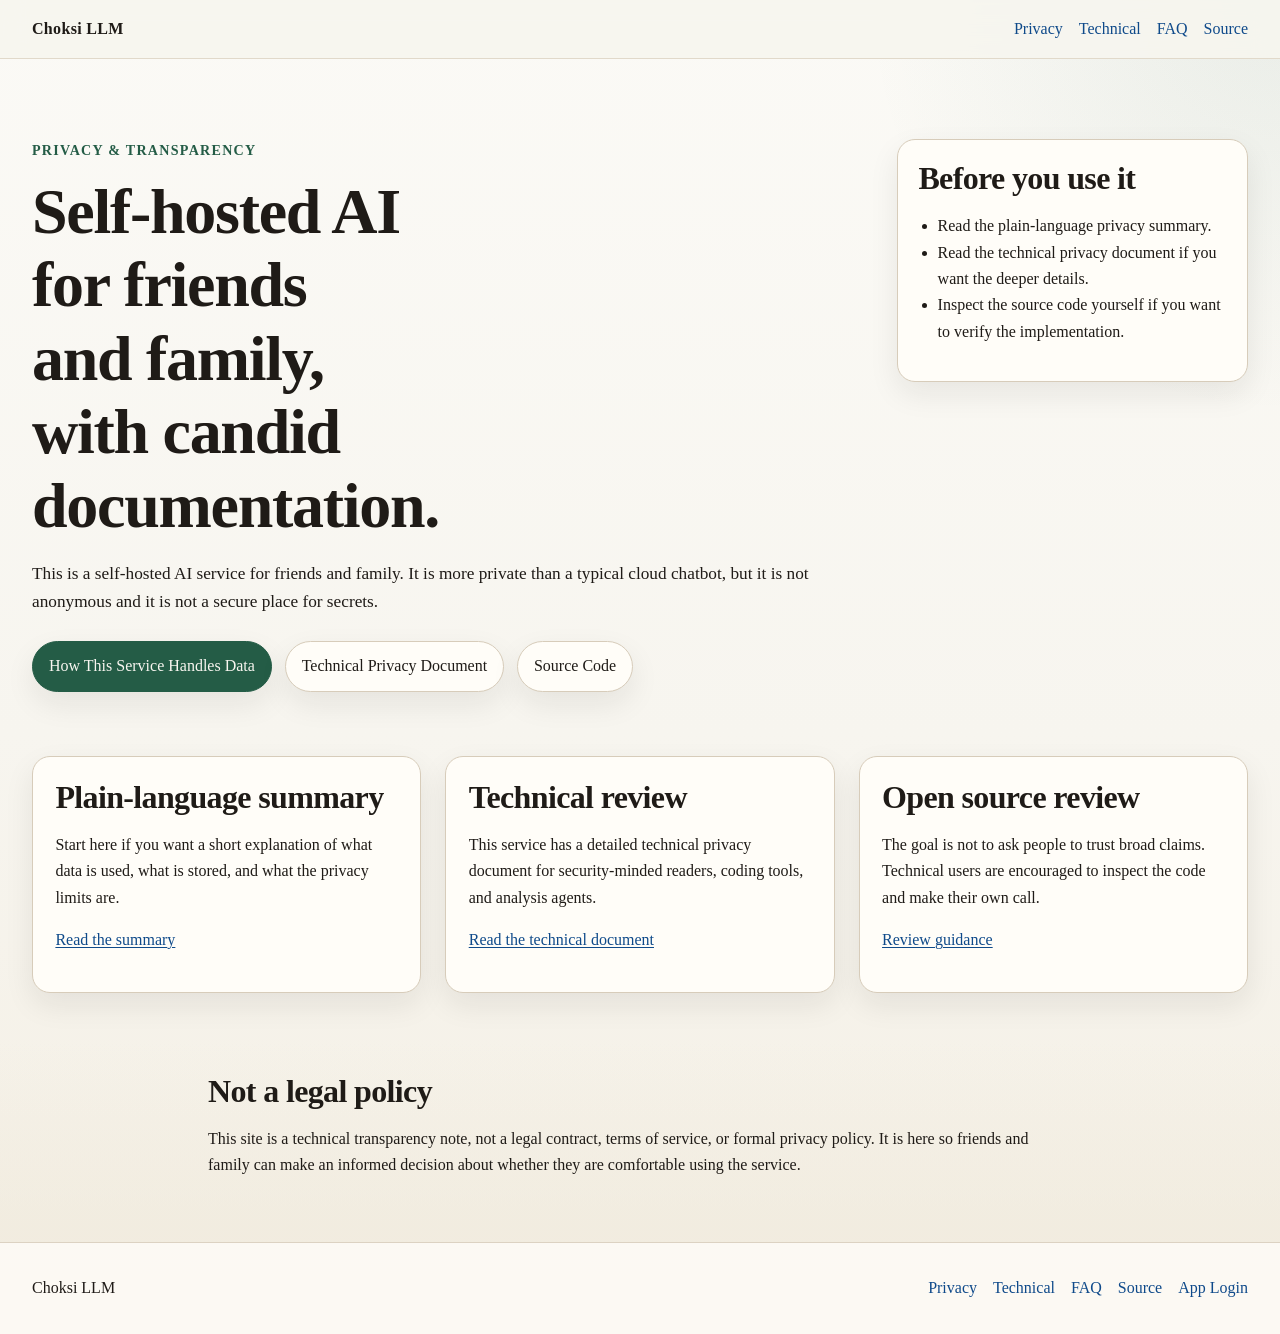
<file: index.html>
<!DOCTYPE html>
<html lang="en">
<head>
  <meta charset="utf-8">
  <meta name="viewport" content="width=device-width, initial-scale=1">
  <title>Choksi LLM</title>
  <meta name="description" content="Plain-language privacy and transparency information for the Choksi LLM service.">
  <link rel="stylesheet" href="/assets/site.css">
</head>
<body>
  <header class="site-header">
    <div class="wrap nav">
      <a class="brand" href="/">Choksi LLM</a>
      <nav class="nav-links" aria-label="Primary">
        <a href="/privacy/">Privacy</a>
        <a href="/privacy/technical/">Technical</a>
        <a href="/faq/">FAQ</a>
        <a href="/source/">Source</a>
      </nav>
    </div>
  </header>

  <main>
    <section class="hero">
      <div class="wrap hero-grid">
        <div>
          <p class="eyebrow">Privacy &amp; Transparency</p>
          <h1>Self-hosted AI for friends and family, with candid documentation.</h1>
          <p class="lede">
            This is a self-hosted AI service for friends and family. It is more private than a
            typical cloud chatbot, but it is not anonymous and it is not a secure place for secrets.
          </p>
          <div class="button-row">
            <a class="button primary" href="/privacy/">How This Service Handles Data</a>
            <a class="button" href="/privacy/technical/">Technical Privacy Document</a>
            <a class="button" href="https://github.com/davidbernstein660/choksi-llm-transparency">Source Code</a>
          </div>
        </div>
        <aside class="panel">
          <h2>Before you use it</h2>
          <ul class="checklist">
            <li>Read the plain-language privacy summary.</li>
            <li>Read the technical privacy document if you want the deeper details.</li>
            <li>Inspect the source code yourself if you want to verify the implementation.</li>
          </ul>
        </aside>
      </div>
    </section>

    <section class="section">
      <div class="wrap cards">
        <article class="card">
          <h2>Plain-language summary</h2>
          <p>
            Start here if you want a short explanation of what data is used, what is stored,
            and what the privacy limits are.
          </p>
          <p><a href="/privacy/">Read the summary</a></p>
        </article>
        <article class="card">
          <h2>Technical review</h2>
          <p>
            This service has a detailed technical privacy document for security-minded readers,
            coding tools, and analysis agents.
          </p>
          <p><a href="/privacy/technical/">Read the technical document</a></p>
        </article>
        <article class="card">
          <h2>Open source review</h2>
          <p>
            The goal is not to ask people to trust broad claims. Technical users are encouraged
            to inspect the code and make their own call.
          </p>
          <p><a href="/source/">Review guidance</a></p>
        </article>
      </div>
    </section>

    <section class="section section-muted">
      <div class="wrap narrow">
        <h2>Not a legal policy</h2>
        <p>
          This site is a technical transparency note, not a legal contract, terms of service,
          or formal privacy policy. It is here so friends and family can make an informed decision
          about whether they are comfortable using the service.
        </p>
      </div>
    </section>
  </main>

  <footer class="site-footer">
    <div class="wrap footer-grid">
      <p>Choksi LLM</p>
      <nav class="footer-links" aria-label="Footer">
        <a href="/privacy/">Privacy</a>
        <a href="/privacy/technical/">Technical</a>
        <a href="/faq/">FAQ</a>
        <a href="/source/">Source</a>
        <a href="https://llm.choksillmservice.com">App Login</a>
      </nav>
    </div>
  </footer>
</body>
</html>
</file>
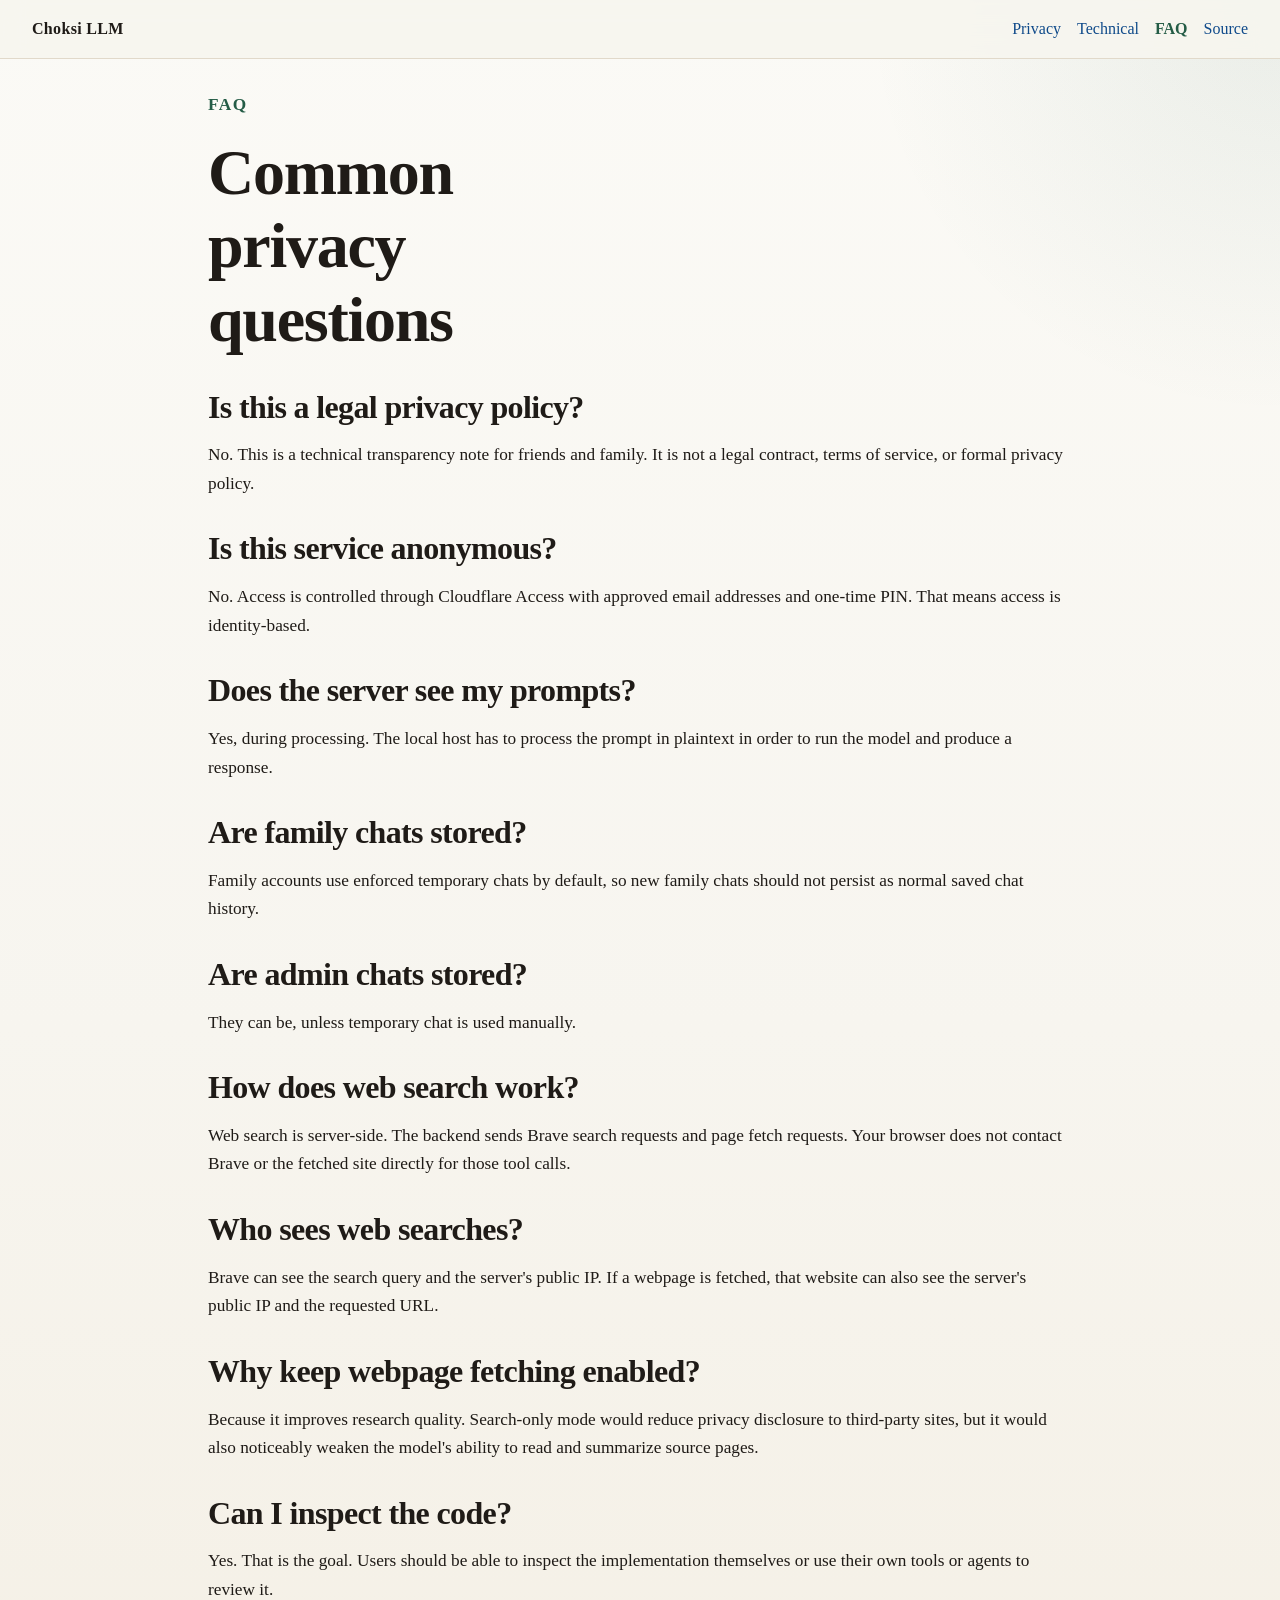
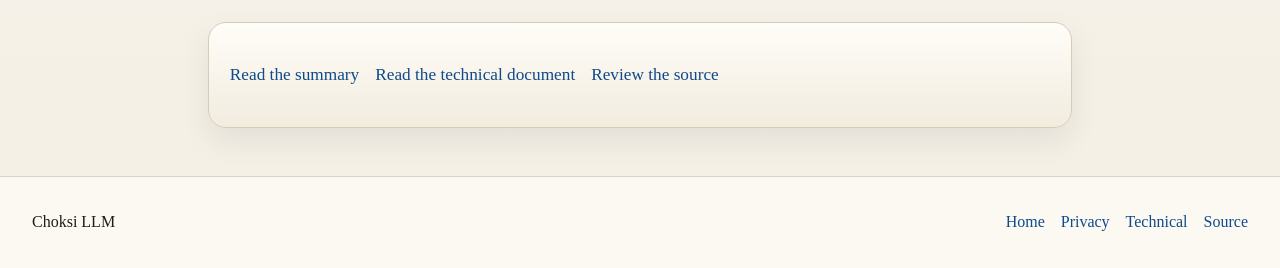
<file: faq/index.html>
<!DOCTYPE html>
<html lang="en">
<head>
  <meta charset="utf-8">
  <meta name="viewport" content="width=device-width, initial-scale=1">
  <title>FAQ | Choksi LLM</title>
  <meta name="description" content="Frequently asked questions about privacy and data handling for the Choksi LLM service.">
  <link rel="stylesheet" href="/assets/site.css">
</head>
<body>
  <header class="site-header">
    <div class="wrap nav">
      <a class="brand" href="/">Choksi LLM</a>
      <nav class="nav-links" aria-label="Primary">
        <a href="/privacy/">Privacy</a>
        <a href="/privacy/technical/">Technical</a>
        <a href="/faq/" aria-current="page">FAQ</a>
        <a href="/source/">Source</a>
      </nav>
    </div>
  </header>

  <main class="section">
    <article class="wrap prose">
      <p class="eyebrow">FAQ</p>
      <h1>Common privacy questions</h1>

      <h2>Is this a legal privacy policy?</h2>
      <p>No. This is a technical transparency note for friends and family. It is not a legal contract, terms of service, or formal privacy policy.</p>

      <h2>Is this service anonymous?</h2>
      <p>No. Access is controlled through Cloudflare Access with approved email addresses and one-time PIN. That means access is identity-based.</p>

      <h2>Does the server see my prompts?</h2>
      <p>Yes, during processing. The local host has to process the prompt in plaintext in order to run the model and produce a response.</p>

      <h2>Are family chats stored?</h2>
      <p>Family accounts use enforced temporary chats by default, so new family chats should not persist as normal saved chat history.</p>

      <h2>Are admin chats stored?</h2>
      <p>They can be, unless temporary chat is used manually.</p>

      <h2>How does web search work?</h2>
      <p>Web search is server-side. The backend sends Brave search requests and page fetch requests. Your browser does not contact Brave or the fetched site directly for those tool calls.</p>

      <h2>Who sees web searches?</h2>
      <p>Brave can see the search query and the server's public IP. If a webpage is fetched, that website can also see the server's public IP and the requested URL.</p>

      <h2>Why keep webpage fetching enabled?</h2>
      <p>Because it improves research quality. Search-only mode would reduce privacy disclosure to third-party sites, but it would also noticeably weaken the model's ability to read and summarize source pages.</p>

      <h2>Can I inspect the code?</h2>
      <p>Yes. That is the goal. Users should be able to inspect the implementation themselves or use their own tools or agents to review it.</p>

      <section class="callout">
        <p class="inline-links">
          <a href="/privacy/">Read the summary</a>
          <a href="/privacy/technical/">Read the technical document</a>
          <a href="/source/">Review the source</a>
        </p>
      </section>
    </article>
  </main>

  <footer class="site-footer">
    <div class="wrap footer-grid">
      <p>Choksi LLM</p>
      <nav class="footer-links" aria-label="Footer">
        <a href="/">Home</a>
        <a href="/privacy/">Privacy</a>
        <a href="/privacy/technical/">Technical</a>
        <a href="/source/">Source</a>
      </nav>
    </div>
  </footer>
</body>
</html>
</file>
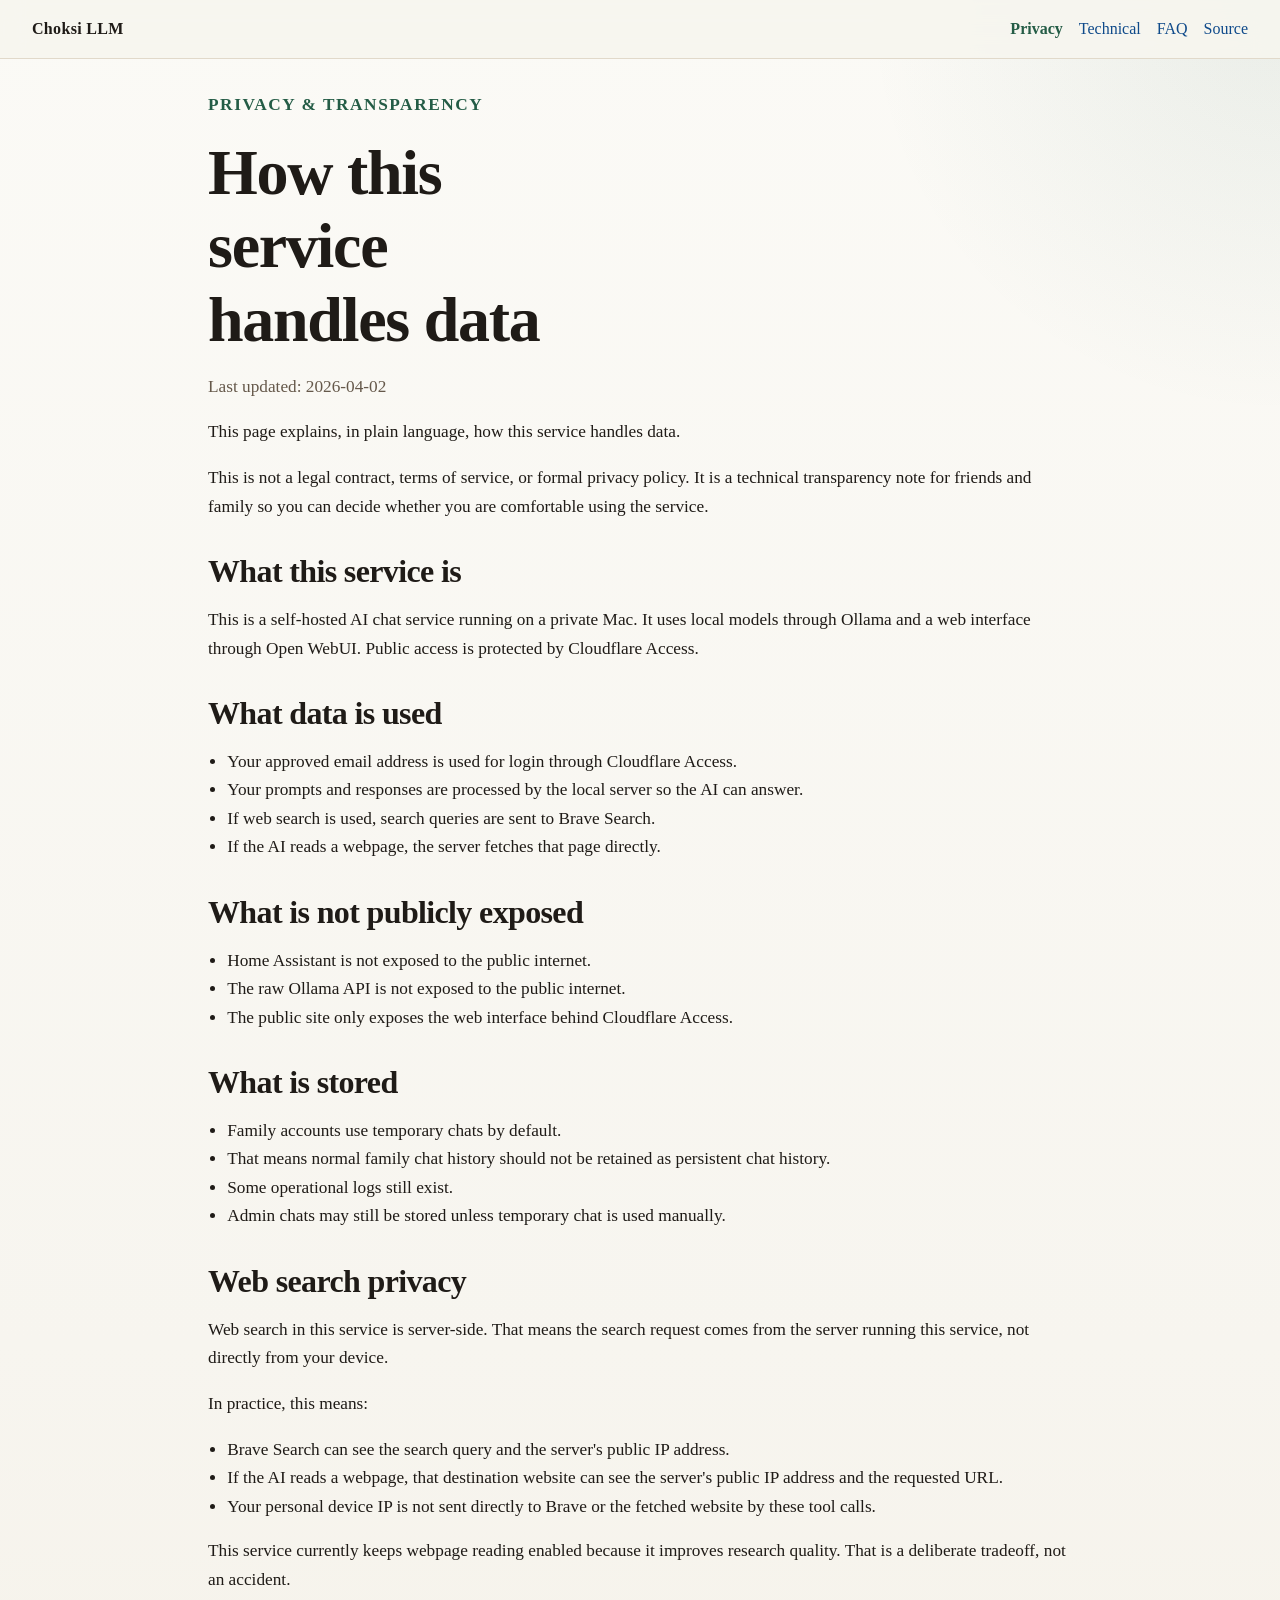
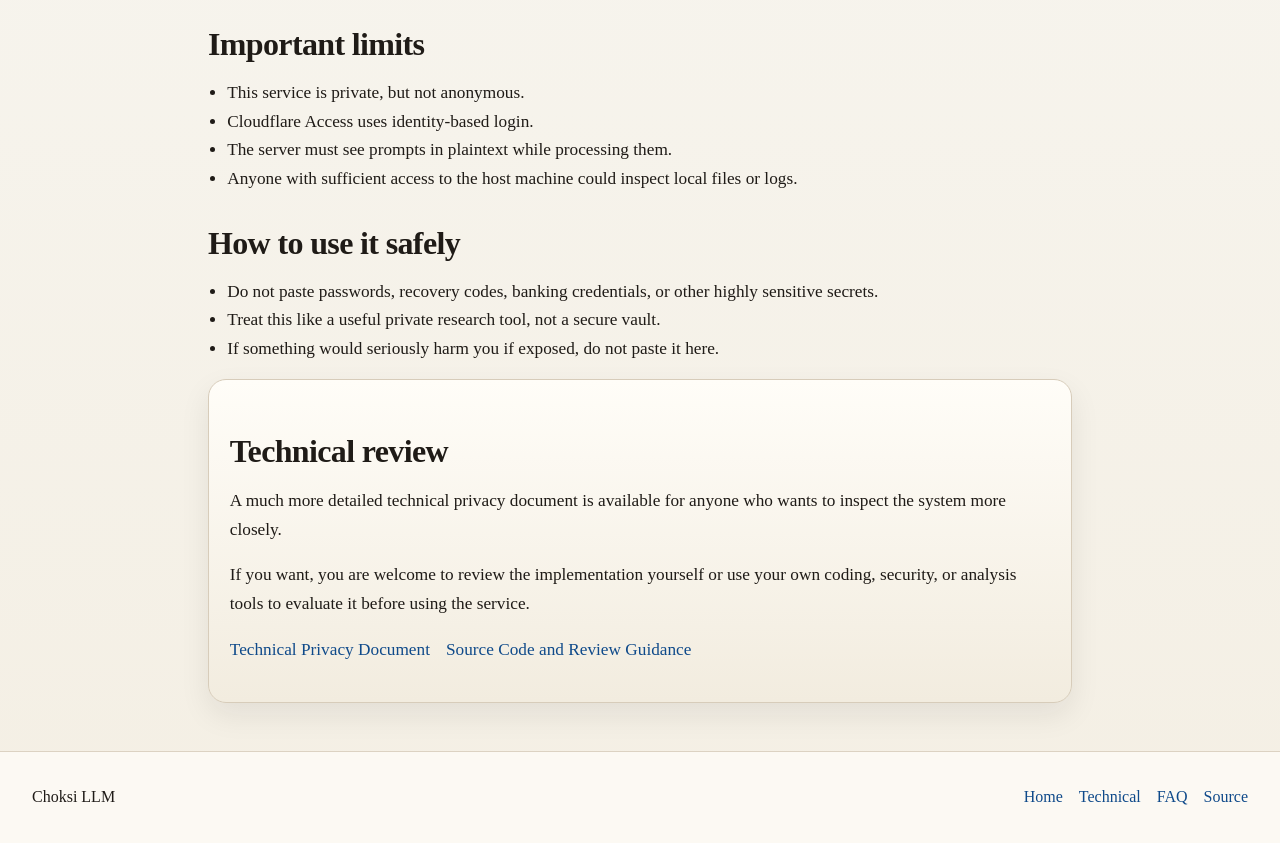
<file: privacy/index.html>
<!DOCTYPE html>
<html lang="en">
<head>
  <meta charset="utf-8">
  <meta name="viewport" content="width=device-width, initial-scale=1">
  <title>Privacy &amp; Transparency | Choksi LLM</title>
  <meta name="description" content="Plain-language privacy and transparency summary for the Choksi LLM service.">
  <link rel="stylesheet" href="/assets/site.css">
</head>
<body>
  <header class="site-header">
    <div class="wrap nav">
      <a class="brand" href="/">Choksi LLM</a>
      <nav class="nav-links" aria-label="Primary">
        <a href="/privacy/" aria-current="page">Privacy</a>
        <a href="/privacy/technical/">Technical</a>
        <a href="/faq/">FAQ</a>
        <a href="/source/">Source</a>
      </nav>
    </div>
  </header>

  <main class="section">
    <article class="wrap prose">
      <p class="eyebrow">Privacy &amp; Transparency</p>
      <h1>How this service handles data</h1>
      <p class="meta">Last updated: 2026-04-02</p>

      <p>
        This page explains, in plain language, how this service handles data.
      </p>
      <p>
        This is not a legal contract, terms of service, or formal privacy policy. It is a technical
        transparency note for friends and family so you can decide whether you are comfortable using
        the service.
      </p>

      <h2>What this service is</h2>
      <p>
        This is a self-hosted AI chat service running on a private Mac. It uses local models through
        Ollama and a web interface through Open WebUI. Public access is protected by Cloudflare Access.
      </p>

      <h2>What data is used</h2>
      <ul>
        <li>Your approved email address is used for login through Cloudflare Access.</li>
        <li>Your prompts and responses are processed by the local server so the AI can answer.</li>
        <li>If web search is used, search queries are sent to Brave Search.</li>
        <li>If the AI reads a webpage, the server fetches that page directly.</li>
      </ul>

      <h2>What is not publicly exposed</h2>
      <ul>
        <li>Home Assistant is not exposed to the public internet.</li>
        <li>The raw Ollama API is not exposed to the public internet.</li>
        <li>The public site only exposes the web interface behind Cloudflare Access.</li>
      </ul>

      <h2>What is stored</h2>
      <ul>
        <li>Family accounts use temporary chats by default.</li>
        <li>That means normal family chat history should not be retained as persistent chat history.</li>
        <li>Some operational logs still exist.</li>
        <li>Admin chats may still be stored unless temporary chat is used manually.</li>
      </ul>

      <h2>Web search privacy</h2>
      <p>
        Web search in this service is server-side. That means the search request comes from the server
        running this service, not directly from your device.
      </p>
      <p>In practice, this means:</p>
      <ul>
        <li>Brave Search can see the search query and the server's public IP address.</li>
        <li>If the AI reads a webpage, that destination website can see the server's public IP address and the requested URL.</li>
        <li>Your personal device IP is not sent directly to Brave or the fetched website by these tool calls.</li>
      </ul>
      <p>
        This service currently keeps webpage reading enabled because it improves research quality. That is
        a deliberate tradeoff, not an accident.
      </p>

      <h2>Important limits</h2>
      <ul>
        <li>This service is private, but not anonymous.</li>
        <li>Cloudflare Access uses identity-based login.</li>
        <li>The server must see prompts in plaintext while processing them.</li>
        <li>Anyone with sufficient access to the host machine could inspect local files or logs.</li>
      </ul>

      <h2>How to use it safely</h2>
      <ul>
        <li>Do not paste passwords, recovery codes, banking credentials, or other highly sensitive secrets.</li>
        <li>Treat this like a useful private research tool, not a secure vault.</li>
        <li>If something would seriously harm you if exposed, do not paste it here.</li>
      </ul>

      <section class="callout">
        <h2>Technical review</h2>
        <p>
          A much more detailed technical privacy document is available for anyone who wants to inspect
          the system more closely.
        </p>
        <p>
          If you want, you are welcome to review the implementation yourself or use your own coding,
          security, or analysis tools to evaluate it before using the service.
        </p>
        <p class="inline-links">
          <a href="/privacy/technical/">Technical Privacy Document</a>
          <a href="/source/">Source Code and Review Guidance</a>
        </p>
      </section>
    </article>
  </main>

  <footer class="site-footer">
    <div class="wrap footer-grid">
      <p>Choksi LLM</p>
      <nav class="footer-links" aria-label="Footer">
        <a href="/">Home</a>
        <a href="/privacy/technical/">Technical</a>
        <a href="/faq/">FAQ</a>
        <a href="/source/">Source</a>
      </nav>
    </div>
  </footer>
</body>
</html>
</file>
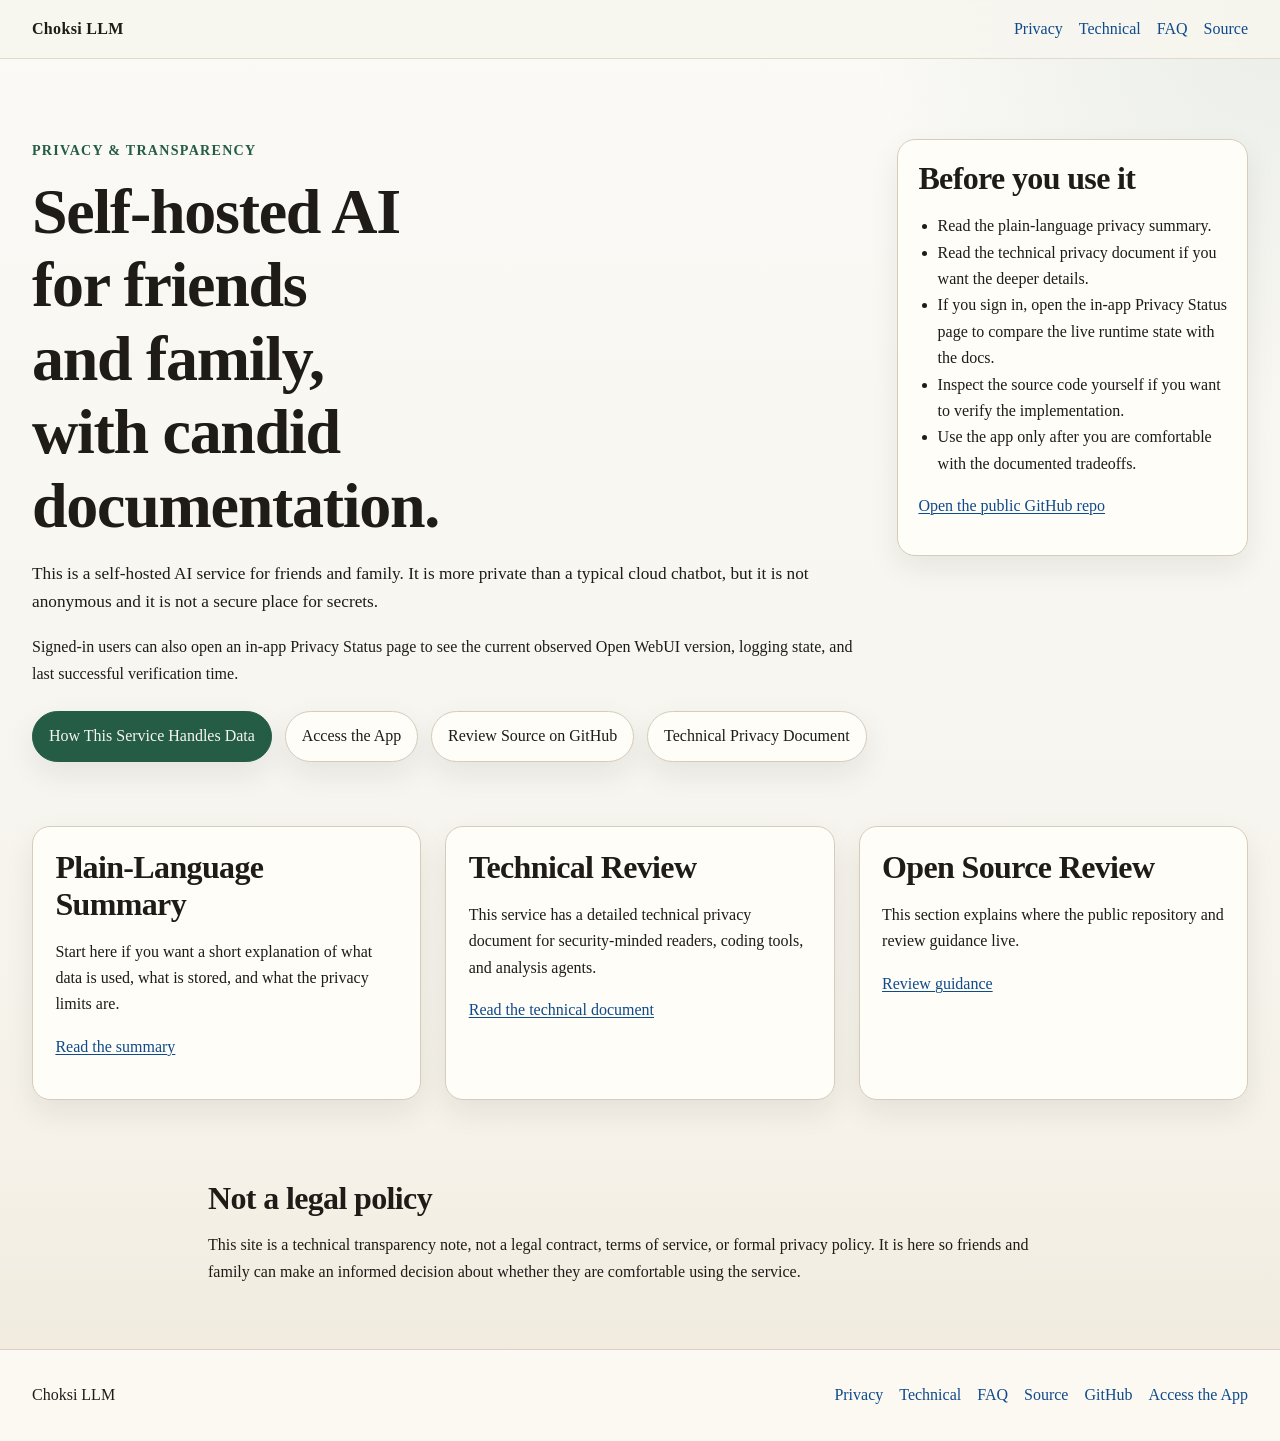
<file: public/index.html>
<!-- Generated by scripts/build_site.py. Do not edit public/*.html by hand. -->
<!DOCTYPE html>
<html lang="en">
<head>
  <meta charset="utf-8">
  <meta name="viewport" content="width=device-width, initial-scale=1">
  <title>Choksi LLM</title>
  <meta name="description" content="Plain-language privacy and transparency information for the Choksi LLM service.">
  <meta name="robots" content="noindex, nofollow, noarchive">
  <meta name="googlebot" content="noindex, nofollow, noarchive">
  <link rel="stylesheet" href="/assets/site.css">
</head>
<body>
  <header class="site-header">
    <div class="wrap nav">
      <a class="brand" href="/">Choksi LLM</a>
      <nav class="nav-links" aria-label="Primary">
        <a href="/privacy/">Privacy</a>
        <a href="/privacy/technical/">Technical</a>
        <a href="/faq/">FAQ</a>
        <a href="/source/">Source</a>
      </nav>
    </div>
  </header>

  <main>
    <section class="hero">
      <div class="wrap hero-grid">
        <div>
          <p class="eyebrow">Privacy &amp; Transparency</p>
          <h1>Self-hosted AI for friends and family, with candid documentation.</h1>
          <p class="lede">This is a self-hosted AI service for friends and family. It is more private than a typical cloud chatbot, but it is not anonymous and it is not a secure place for secrets.</p>
          <p class="hero-note">Signed-in users can also open an in-app Privacy Status page to see the current observed Open WebUI version, logging state, and last successful verification time.</p>
          <div class="button-row">
            <a class="button primary" href="/privacy/">How This Service Handles Data</a> <a class="button strong" href="https://llm.choksillmservice.com">Access the App</a> <a class="button strong" href="https://github.com/davidbernstein660/choksi-llm-transparency">Review Source on GitHub</a> <a class="button" href="/privacy/technical/">Technical Privacy Document</a>
          </div>
        </div>
        <aside class="panel">
          <h2>Before you use it</h2>
          <ul class="checklist">
            <li>Read the plain-language privacy summary.</li><li>Read the technical privacy document if you want the deeper details.</li><li>If you sign in, open the in-app Privacy Status page to compare the live runtime state with the docs.</li><li>Inspect the source code yourself if you want to verify the implementation.</li><li>Use the app only after you are comfortable with the documented tradeoffs.</li>
          </ul>
          <p><a href="https://github.com/davidbernstein660/choksi-llm-transparency">Open the public GitHub repo</a></p>
        </aside>
      </div>
    </section>

    <section class="section">
      <div class="wrap cards">
        <article class="card">
          <h2>Plain-Language Summary</h2>
          <p>Start here if you want a short explanation of what data is used, what is stored, and what the privacy limits are.</p>
          <p><a href="/privacy/">Read the summary</a></p>
        </article> <article class="card">
          <h2>Technical Review</h2>
          <p>This service has a detailed technical privacy document for security-minded readers, coding tools, and analysis agents.</p>
          <p><a href="/privacy/technical/">Read the technical document</a></p>
        </article> <article class="card">
          <h2>Open Source Review</h2>
          <p>This section explains where the public repository and review guidance live.</p>
          <p><a href="/source/">Review guidance</a></p>
        </article>
      </div>
    </section>

    <section class="section section-muted">
      <div class="wrap narrow">
        <h2>Not a legal policy</h2>
        <p>This site is a technical transparency note, not a legal contract, terms of service, or formal privacy policy. It is here so friends and family can make an informed decision about whether they are comfortable using the service.</p>
      </div>
    </section>
  </main>

  <footer class="site-footer">
    <div class="wrap footer-grid">
      <p>Choksi LLM</p>
      <nav class="footer-links" aria-label="Footer">
        <a href="/privacy/">Privacy</a>
        <a href="/privacy/technical/">Technical</a>
        <a href="/faq/">FAQ</a>
        <a href="/source/">Source</a>
        <a href="https://github.com/davidbernstein660/choksi-llm-transparency">GitHub</a>
        <a href="https://llm.choksillmservice.com">Access the App</a>
      </nav>
    </div>
  </footer>
</body>
</html>
</file>
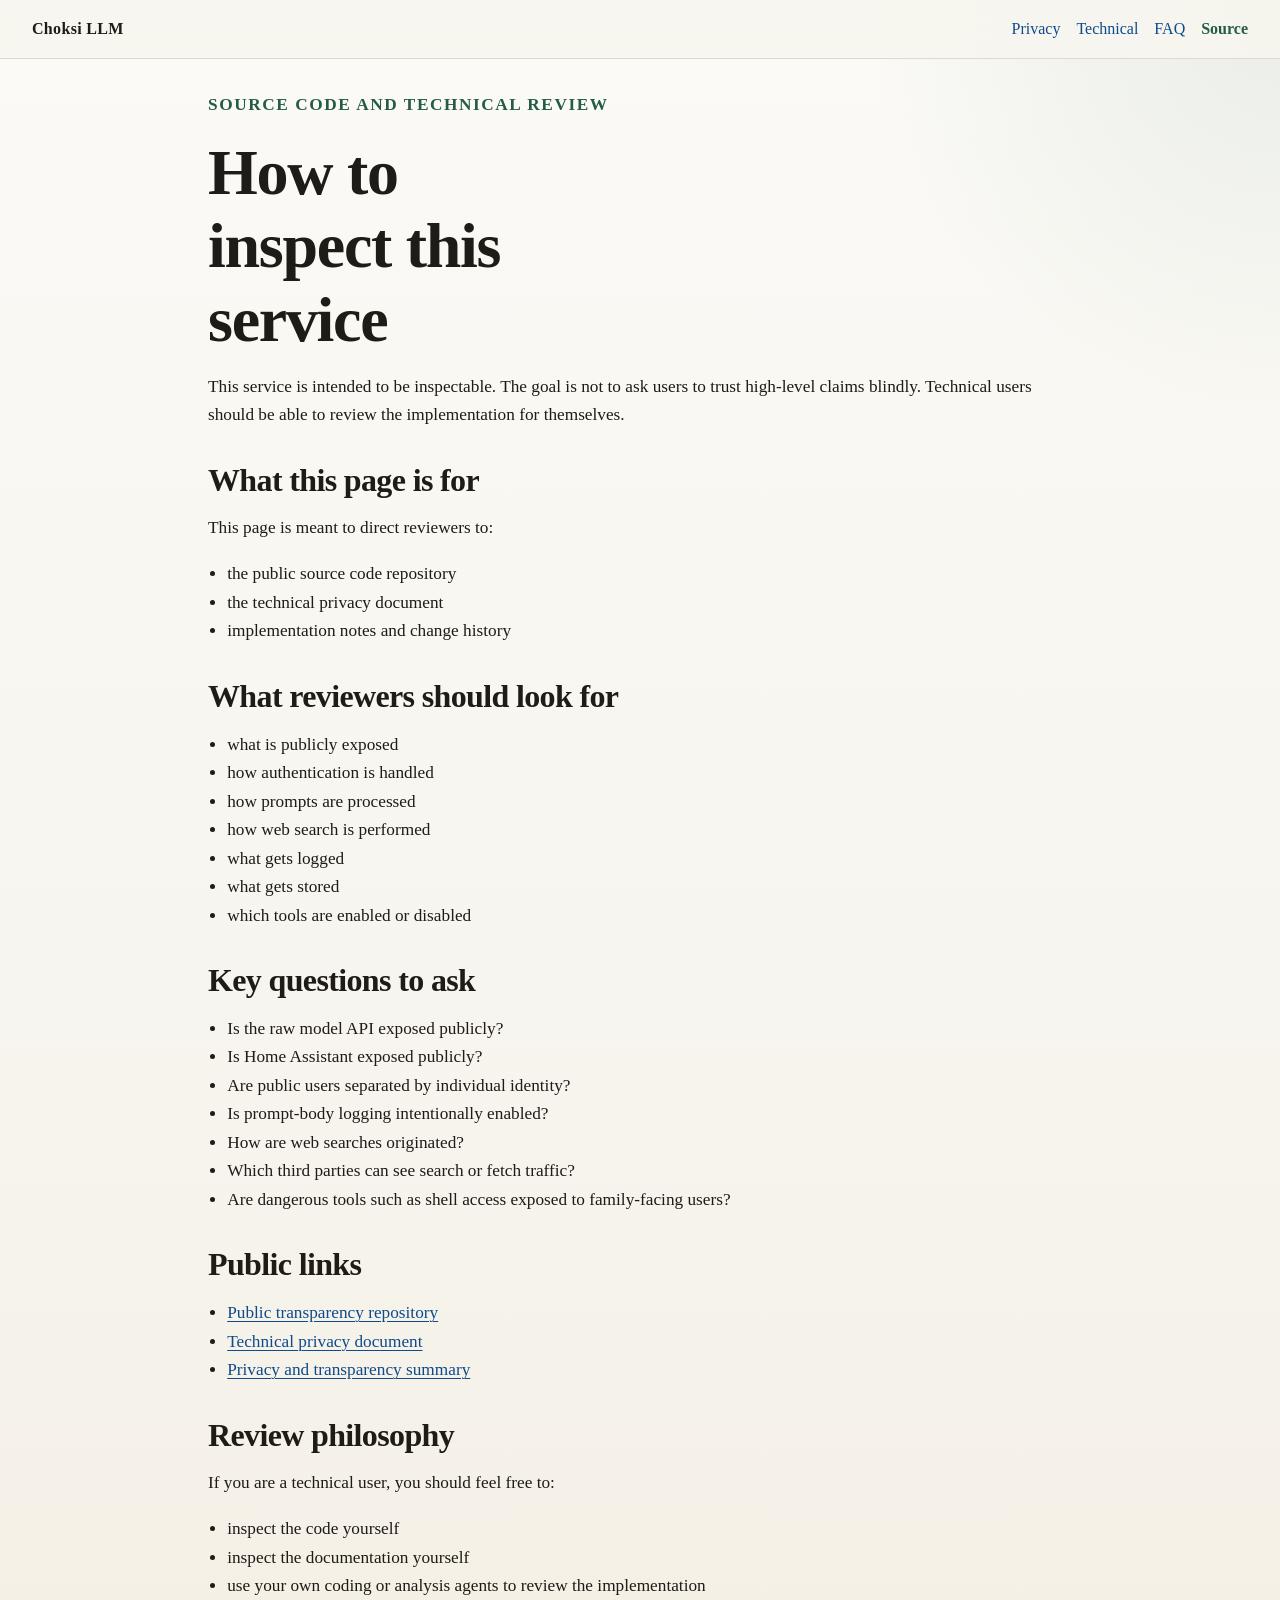
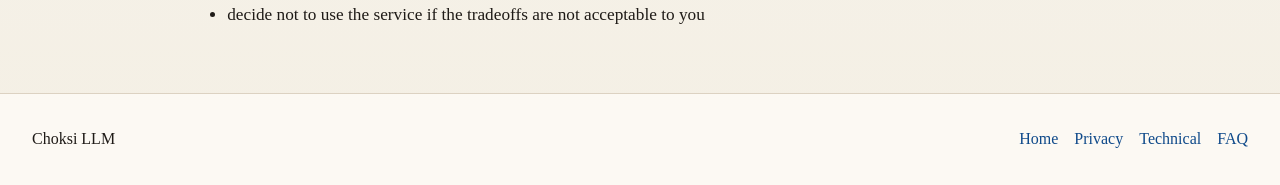
<file: source/index.html>
<!DOCTYPE html>
<html lang="en">
<head>
  <meta charset="utf-8">
  <meta name="viewport" content="width=device-width, initial-scale=1">
  <title>Source Code and Review | Choksi LLM</title>
  <meta name="description" content="Source code and technical review guidance for the Choksi LLM service.">
  <link rel="stylesheet" href="/assets/site.css">
</head>
<body>
  <header class="site-header">
    <div class="wrap nav">
      <a class="brand" href="/">Choksi LLM</a>
      <nav class="nav-links" aria-label="Primary">
        <a href="/privacy/">Privacy</a>
        <a href="/privacy/technical/">Technical</a>
        <a href="/faq/">FAQ</a>
        <a href="/source/" aria-current="page">Source</a>
      </nav>
    </div>
  </header>

  <main class="section">
    <article class="wrap prose">
      <p class="eyebrow">Source Code and Technical Review</p>
      <h1>How to inspect this service</h1>

      <p>
        This service is intended to be inspectable. The goal is not to ask users to trust high-level
        claims blindly. Technical users should be able to review the implementation for themselves.
      </p>

      <h2>What this page is for</h2>
      <p>This page is meant to direct reviewers to:</p>
      <ul>
        <li>the public source code repository</li>
        <li>the technical privacy document</li>
        <li>implementation notes and change history</li>
      </ul>

      <h2>What reviewers should look for</h2>
      <ul>
        <li>what is publicly exposed</li>
        <li>how authentication is handled</li>
        <li>how prompts are processed</li>
        <li>how web search is performed</li>
        <li>what gets logged</li>
        <li>what gets stored</li>
        <li>which tools are enabled or disabled</li>
      </ul>

      <h2>Key questions to ask</h2>
      <ul>
        <li>Is the raw model API exposed publicly?</li>
        <li>Is Home Assistant exposed publicly?</li>
        <li>Are public users separated by individual identity?</li>
        <li>Is prompt-body logging intentionally enabled?</li>
        <li>How are web searches originated?</li>
        <li>Which third parties can see search or fetch traffic?</li>
        <li>Are dangerous tools such as shell access exposed to family-facing users?</li>
      </ul>

      <h2>Public links</h2>
      <ul>
        <li><a href="https://github.com/davidbernstein660/choksi-llm-transparency">Public transparency repository</a></li>
        <li><a href="/privacy/technical/">Technical privacy document</a></li>
        <li><a href="/privacy/">Privacy and transparency summary</a></li>
      </ul>

      <h2>Review philosophy</h2>
      <p>If you are a technical user, you should feel free to:</p>
      <ul>
        <li>inspect the code yourself</li>
        <li>inspect the documentation yourself</li>
        <li>use your own coding or analysis agents to review the implementation</li>
        <li>decide not to use the service if the tradeoffs are not acceptable to you</li>
      </ul>
    </article>
  </main>

  <footer class="site-footer">
    <div class="wrap footer-grid">
      <p>Choksi LLM</p>
      <nav class="footer-links" aria-label="Footer">
        <a href="/">Home</a>
        <a href="/privacy/">Privacy</a>
        <a href="/privacy/technical/">Technical</a>
        <a href="/faq/">FAQ</a>
      </nav>
    </div>
  </footer>
</body>
</html>
</file>
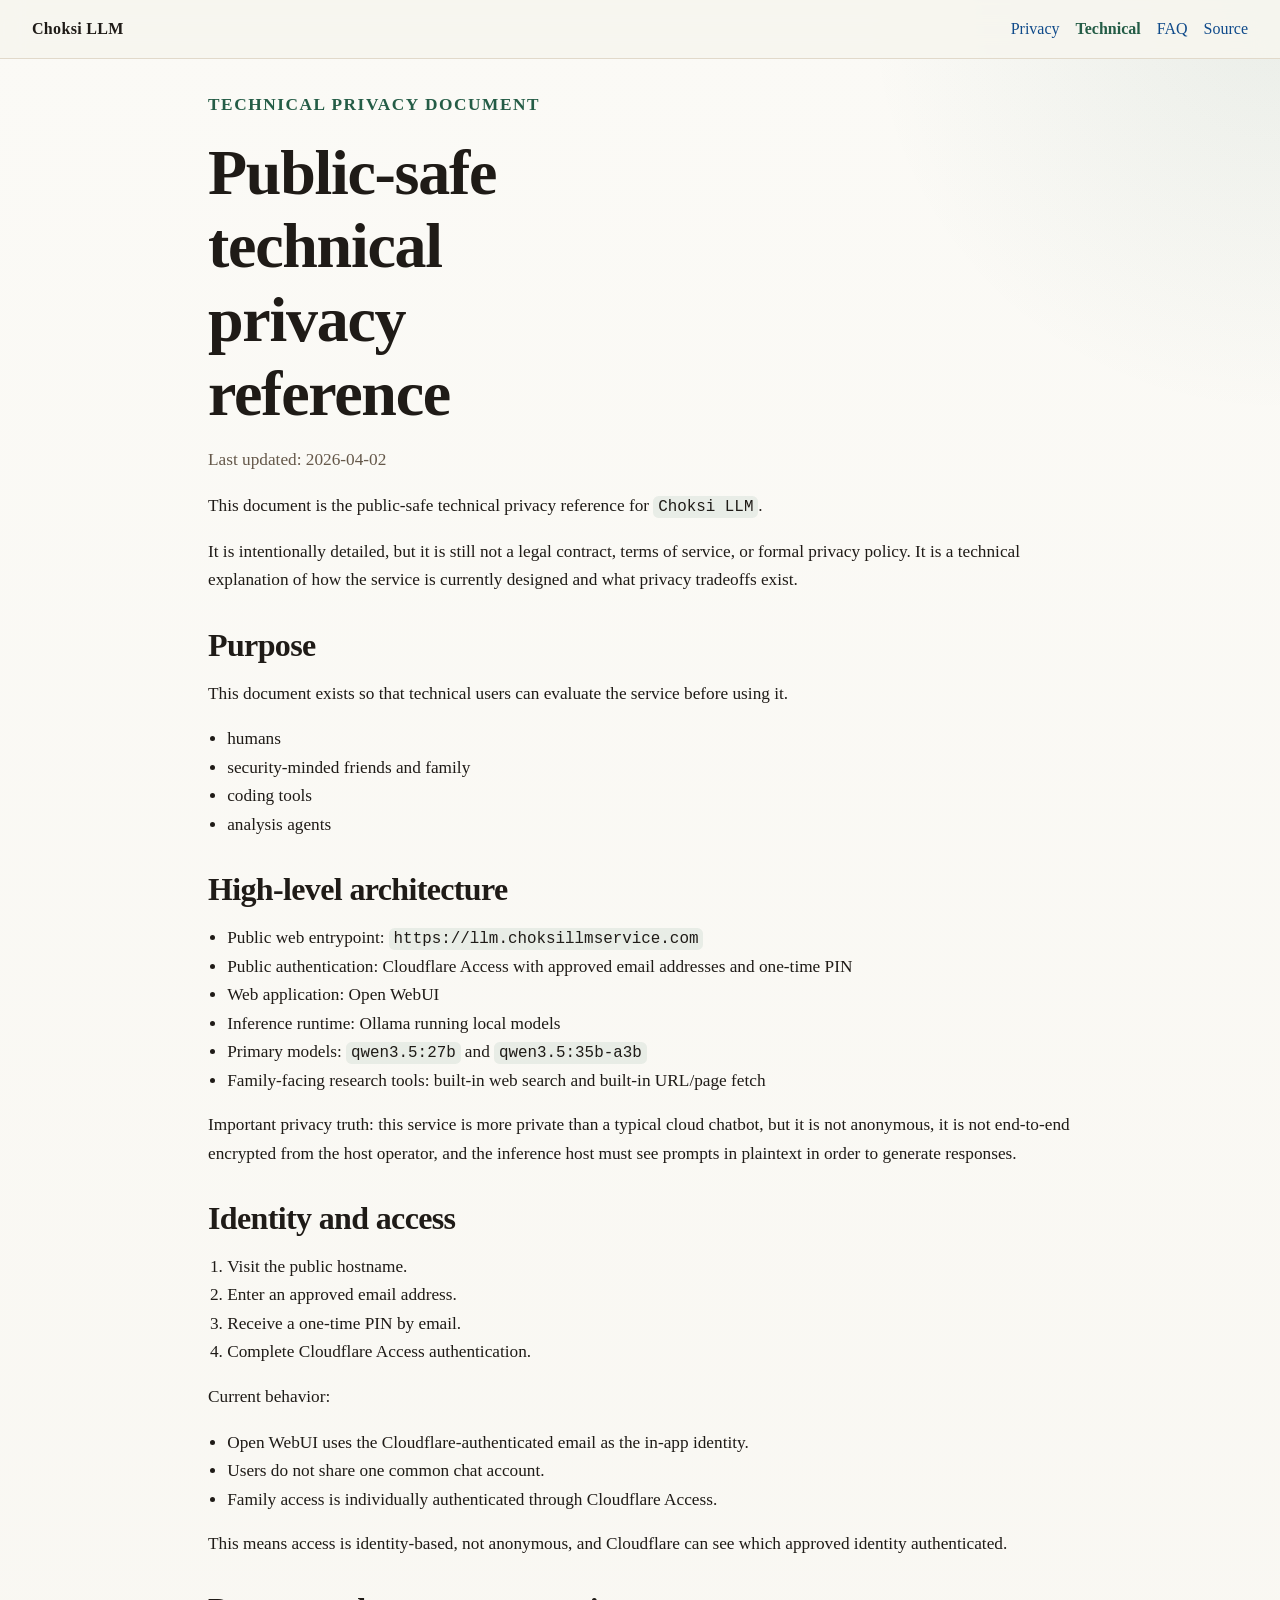
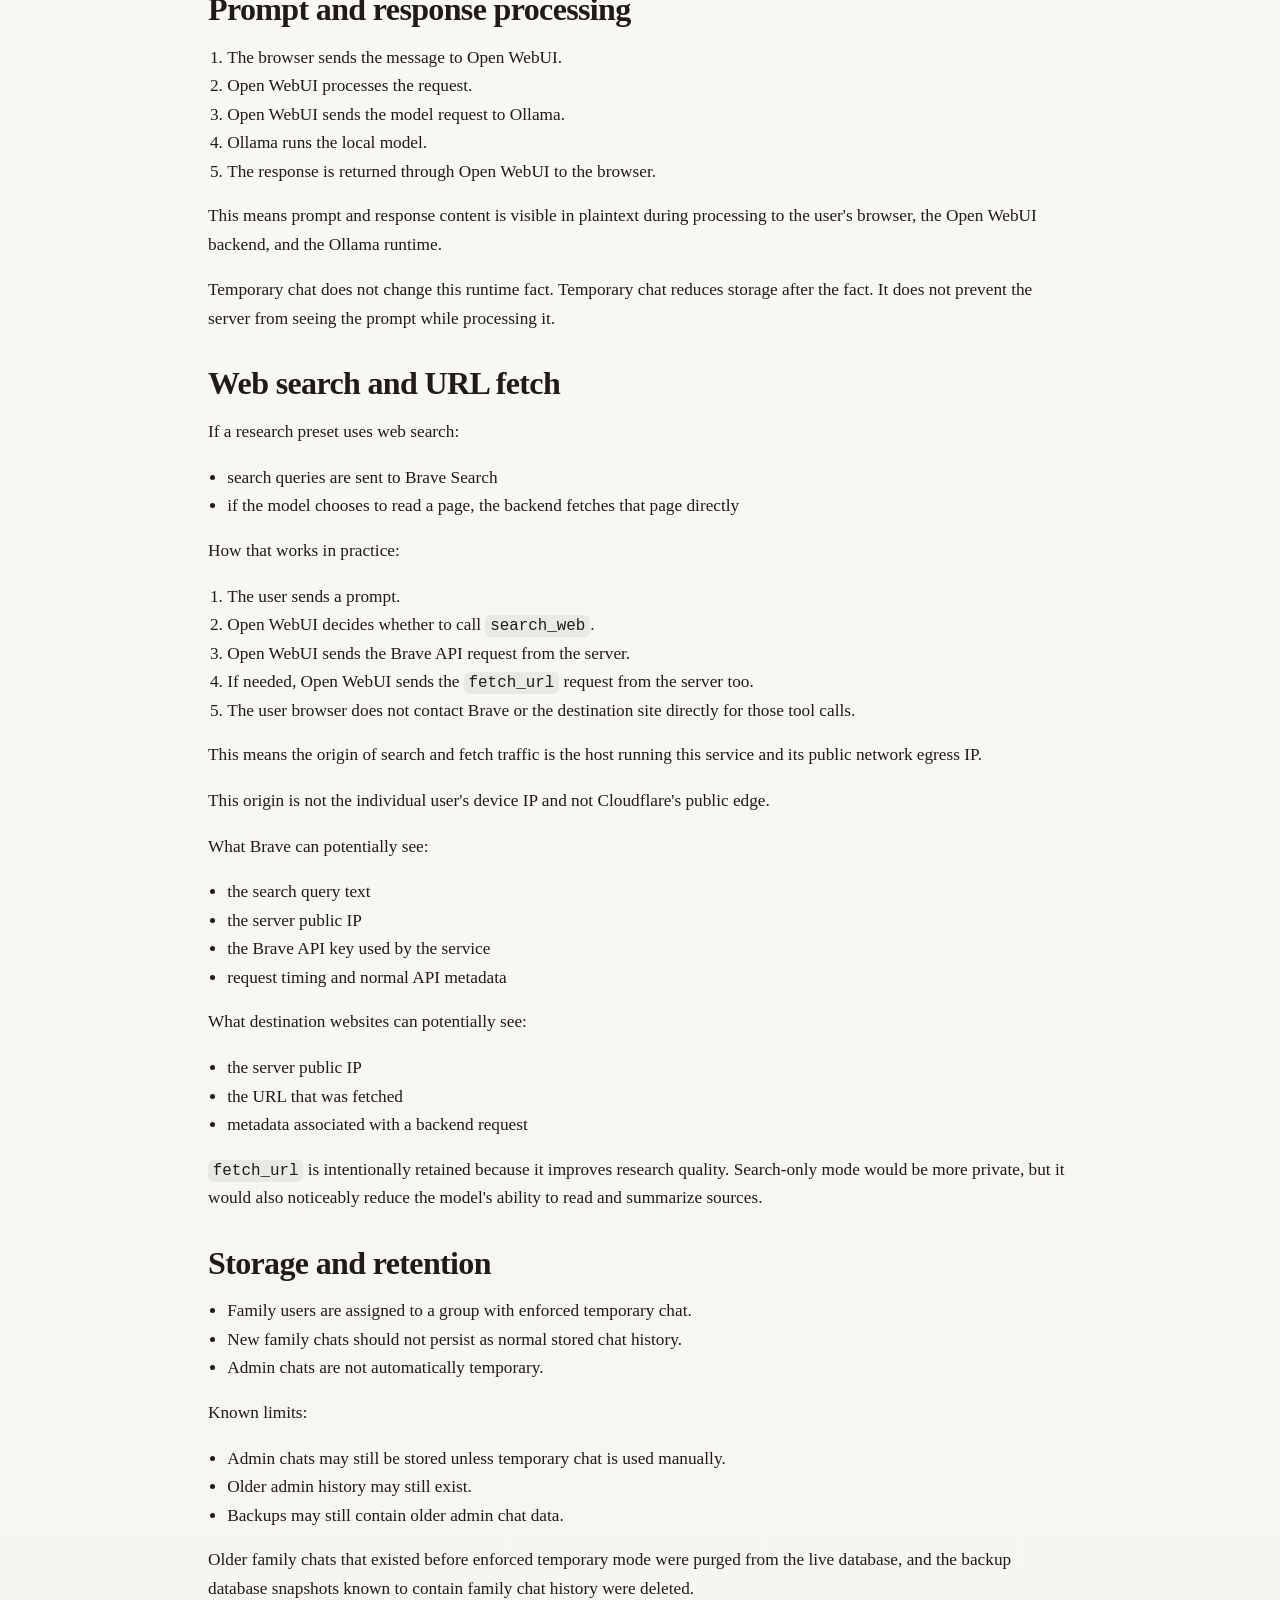
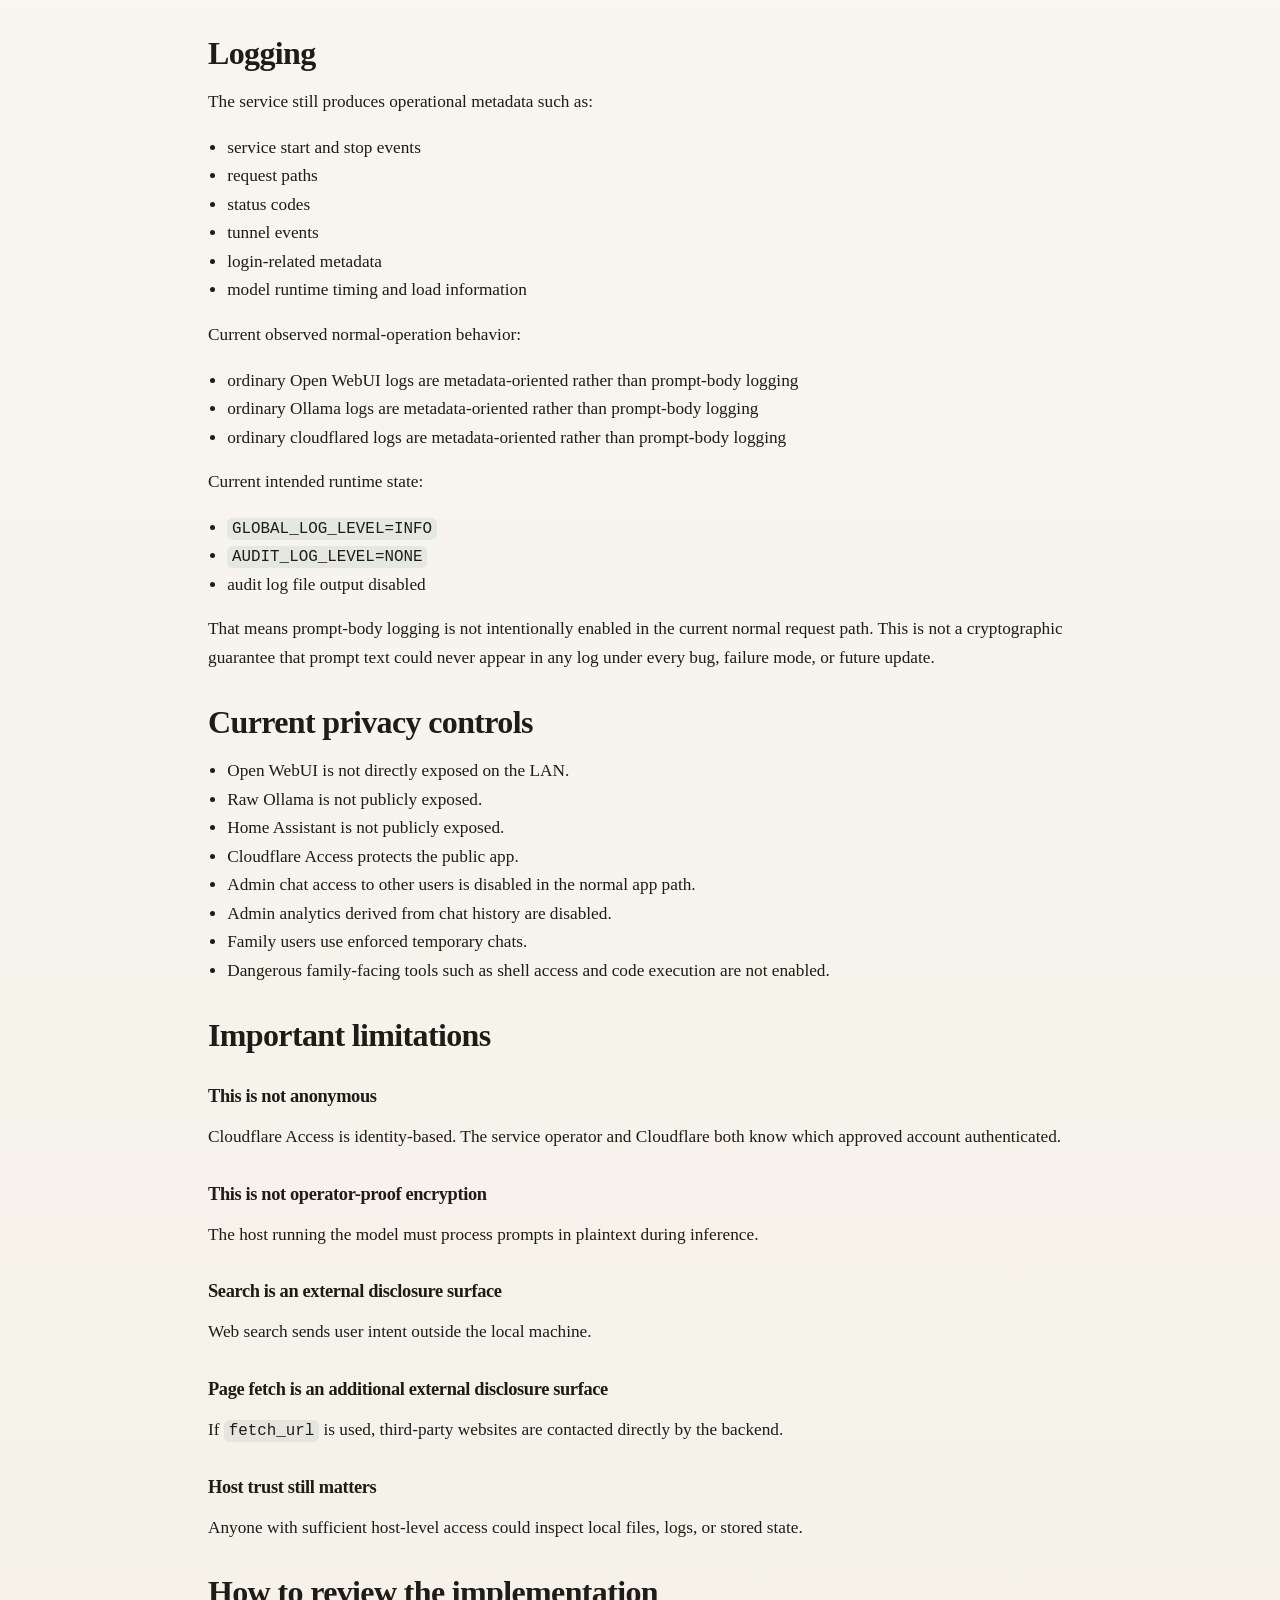
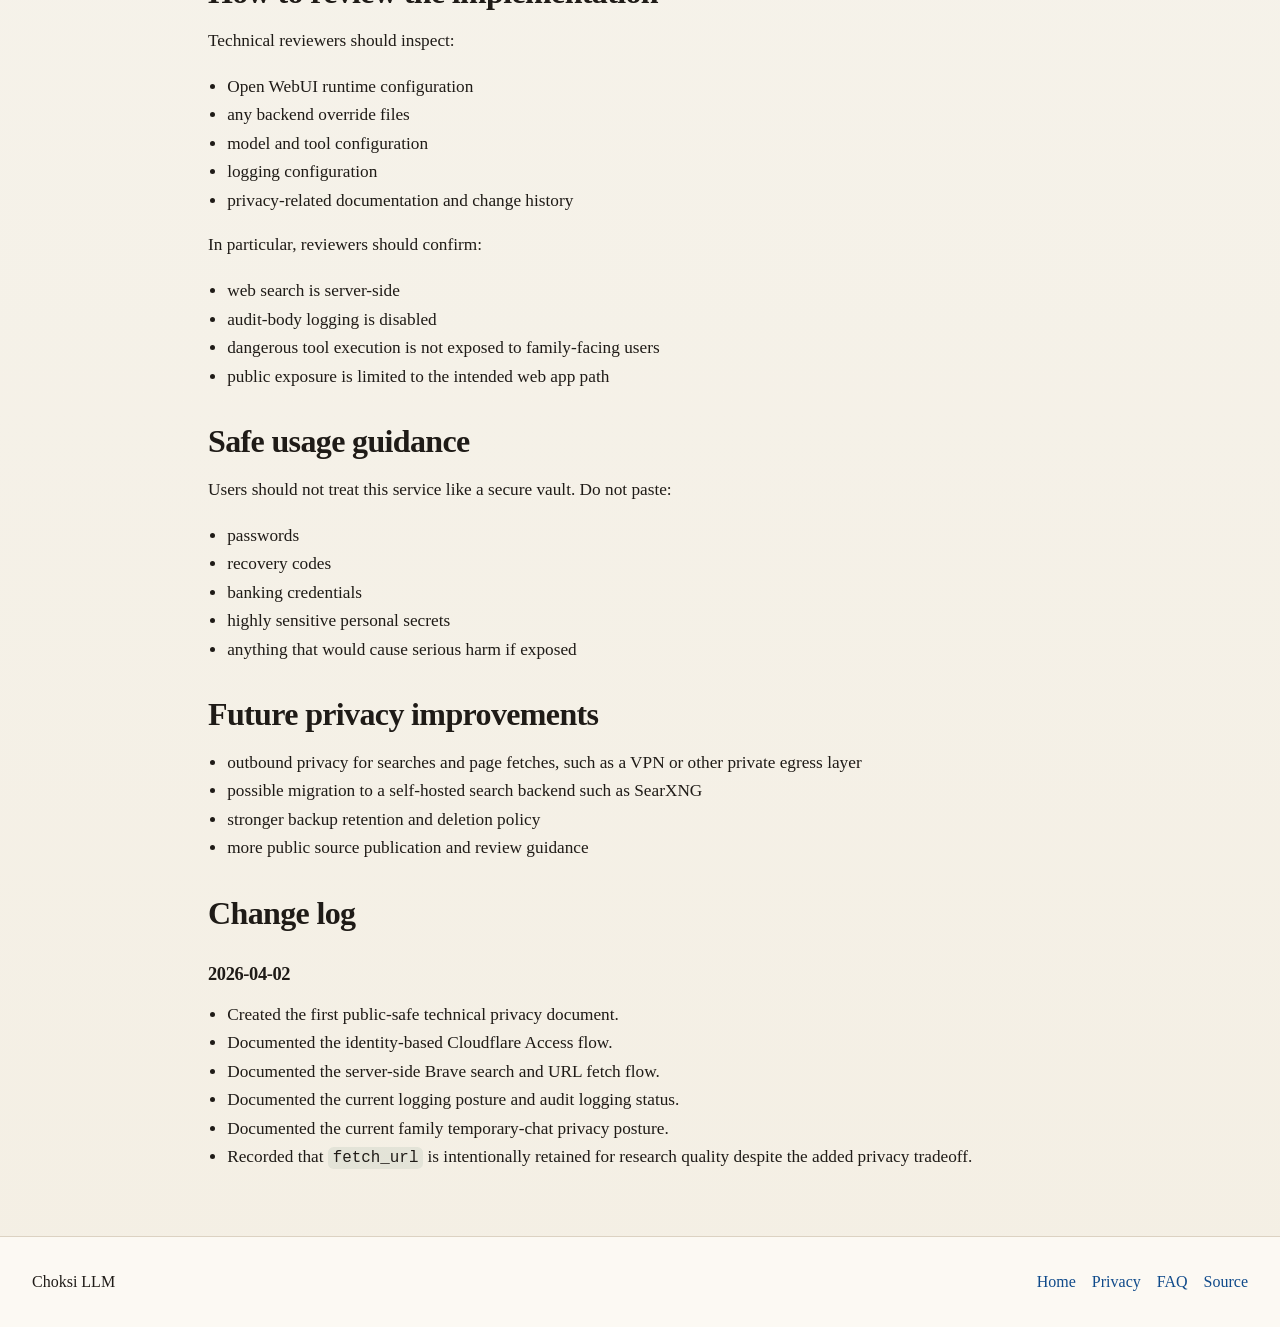
<file: privacy/technical/index.html>
<!DOCTYPE html>
<html lang="en">
<head>
  <meta charset="utf-8">
  <meta name="viewport" content="width=device-width, initial-scale=1">
  <title>Technical Privacy Document | Choksi LLM</title>
  <meta name="description" content="Public-safe technical privacy reference for the Choksi LLM service.">
  <link rel="stylesheet" href="/assets/site.css">
</head>
<body>
  <header class="site-header">
    <div class="wrap nav">
      <a class="brand" href="/">Choksi LLM</a>
      <nav class="nav-links" aria-label="Primary">
        <a href="/privacy/">Privacy</a>
        <a href="/privacy/technical/" aria-current="page">Technical</a>
        <a href="/faq/">FAQ</a>
        <a href="/source/">Source</a>
      </nav>
    </div>
  </header>

  <main class="section">
    <article class="wrap prose">
      <p class="eyebrow">Technical Privacy Document</p>
      <h1>Public-safe technical privacy reference</h1>
      <p class="meta">Last updated: 2026-04-02</p>

      <p>
        This document is the public-safe technical privacy reference for <code>Choksi LLM</code>.
      </p>
      <p>
        It is intentionally detailed, but it is still not a legal contract, terms of service, or formal
        privacy policy. It is a technical explanation of how the service is currently designed and what
        privacy tradeoffs exist.
      </p>

      <h2>Purpose</h2>
      <p>This document exists so that technical users can evaluate the service before using it.</p>
      <ul>
        <li>humans</li>
        <li>security-minded friends and family</li>
        <li>coding tools</li>
        <li>analysis agents</li>
      </ul>

      <h2>High-level architecture</h2>
      <ul>
        <li>Public web entrypoint: <code>https://llm.choksillmservice.com</code></li>
        <li>Public authentication: Cloudflare Access with approved email addresses and one-time PIN</li>
        <li>Web application: Open WebUI</li>
        <li>Inference runtime: Ollama running local models</li>
        <li>Primary models: <code>qwen3.5:27b</code> and <code>qwen3.5:35b-a3b</code></li>
        <li>Family-facing research tools: built-in web search and built-in URL/page fetch</li>
      </ul>
      <p>
        Important privacy truth: this service is more private than a typical cloud chatbot, but it is not
        anonymous, it is not end-to-end encrypted from the host operator, and the inference host must see
        prompts in plaintext in order to generate responses.
      </p>

      <h2>Identity and access</h2>
      <ol>
        <li>Visit the public hostname.</li>
        <li>Enter an approved email address.</li>
        <li>Receive a one-time PIN by email.</li>
        <li>Complete Cloudflare Access authentication.</li>
      </ol>
      <p>Current behavior:</p>
      <ul>
        <li>Open WebUI uses the Cloudflare-authenticated email as the in-app identity.</li>
        <li>Users do not share one common chat account.</li>
        <li>Family access is individually authenticated through Cloudflare Access.</li>
      </ul>
      <p>This means access is identity-based, not anonymous, and Cloudflare can see which approved identity authenticated.</p>

      <h2>Prompt and response processing</h2>
      <ol>
        <li>The browser sends the message to Open WebUI.</li>
        <li>Open WebUI processes the request.</li>
        <li>Open WebUI sends the model request to Ollama.</li>
        <li>Ollama runs the local model.</li>
        <li>The response is returned through Open WebUI to the browser.</li>
      </ol>
      <p>
        This means prompt and response content is visible in plaintext during processing to the user's browser,
        the Open WebUI backend, and the Ollama runtime.
      </p>
      <p>
        Temporary chat does not change this runtime fact. Temporary chat reduces storage after the fact. It does not
        prevent the server from seeing the prompt while processing it.
      </p>

      <h2>Web search and URL fetch</h2>
      <p>If a research preset uses web search:</p>
      <ul>
        <li>search queries are sent to Brave Search</li>
        <li>if the model chooses to read a page, the backend fetches that page directly</li>
      </ul>
      <p>How that works in practice:</p>
      <ol>
        <li>The user sends a prompt.</li>
        <li>Open WebUI decides whether to call <code>search_web</code>.</li>
        <li>Open WebUI sends the Brave API request from the server.</li>
        <li>If needed, Open WebUI sends the <code>fetch_url</code> request from the server too.</li>
        <li>The user browser does not contact Brave or the destination site directly for those tool calls.</li>
      </ol>
      <p>This means the origin of search and fetch traffic is the host running this service and its public network egress IP.</p>
      <p>This origin is not the individual user's device IP and not Cloudflare's public edge.</p>
      <p>What Brave can potentially see:</p>
      <ul>
        <li>the search query text</li>
        <li>the server public IP</li>
        <li>the Brave API key used by the service</li>
        <li>request timing and normal API metadata</li>
      </ul>
      <p>What destination websites can potentially see:</p>
      <ul>
        <li>the server public IP</li>
        <li>the URL that was fetched</li>
        <li>metadata associated with a backend request</li>
      </ul>
      <p>
        <code>fetch_url</code> is intentionally retained because it improves research quality. Search-only mode would
        be more private, but it would also noticeably reduce the model's ability to read and summarize sources.
      </p>

      <h2>Storage and retention</h2>
      <ul>
        <li>Family users are assigned to a group with enforced temporary chat.</li>
        <li>New family chats should not persist as normal stored chat history.</li>
        <li>Admin chats are not automatically temporary.</li>
      </ul>
      <p>Known limits:</p>
      <ul>
        <li>Admin chats may still be stored unless temporary chat is used manually.</li>
        <li>Older admin history may still exist.</li>
        <li>Backups may still contain older admin chat data.</li>
      </ul>
      <p>
        Older family chats that existed before enforced temporary mode were purged from the live database, and the
        backup database snapshots known to contain family chat history were deleted.
      </p>

      <h2>Logging</h2>
      <p>The service still produces operational metadata such as:</p>
      <ul>
        <li>service start and stop events</li>
        <li>request paths</li>
        <li>status codes</li>
        <li>tunnel events</li>
        <li>login-related metadata</li>
        <li>model runtime timing and load information</li>
      </ul>
      <p>Current observed normal-operation behavior:</p>
      <ul>
        <li>ordinary Open WebUI logs are metadata-oriented rather than prompt-body logging</li>
        <li>ordinary Ollama logs are metadata-oriented rather than prompt-body logging</li>
        <li>ordinary cloudflared logs are metadata-oriented rather than prompt-body logging</li>
      </ul>
      <p>Current intended runtime state:</p>
      <ul>
        <li><code>GLOBAL_LOG_LEVEL=INFO</code></li>
        <li><code>AUDIT_LOG_LEVEL=NONE</code></li>
        <li>audit log file output disabled</li>
      </ul>
      <p>
        That means prompt-body logging is not intentionally enabled in the current normal request path. This is not a
        cryptographic guarantee that prompt text could never appear in any log under every bug, failure mode, or future update.
      </p>

      <h2>Current privacy controls</h2>
      <ul>
        <li>Open WebUI is not directly exposed on the LAN.</li>
        <li>Raw Ollama is not publicly exposed.</li>
        <li>Home Assistant is not publicly exposed.</li>
        <li>Cloudflare Access protects the public app.</li>
        <li>Admin chat access to other users is disabled in the normal app path.</li>
        <li>Admin analytics derived from chat history are disabled.</li>
        <li>Family users use enforced temporary chats.</li>
        <li>Dangerous family-facing tools such as shell access and code execution are not enabled.</li>
      </ul>

      <h2>Important limitations</h2>
      <h3>This is not anonymous</h3>
      <p>Cloudflare Access is identity-based. The service operator and Cloudflare both know which approved account authenticated.</p>

      <h3>This is not operator-proof encryption</h3>
      <p>The host running the model must process prompts in plaintext during inference.</p>

      <h3>Search is an external disclosure surface</h3>
      <p>Web search sends user intent outside the local machine.</p>

      <h3>Page fetch is an additional external disclosure surface</h3>
      <p>If <code>fetch_url</code> is used, third-party websites are contacted directly by the backend.</p>

      <h3>Host trust still matters</h3>
      <p>Anyone with sufficient host-level access could inspect local files, logs, or stored state.</p>

      <h2>How to review the implementation</h2>
      <p>Technical reviewers should inspect:</p>
      <ul>
        <li>Open WebUI runtime configuration</li>
        <li>any backend override files</li>
        <li>model and tool configuration</li>
        <li>logging configuration</li>
        <li>privacy-related documentation and change history</li>
      </ul>
      <p>In particular, reviewers should confirm:</p>
      <ul>
        <li>web search is server-side</li>
        <li>audit-body logging is disabled</li>
        <li>dangerous tool execution is not exposed to family-facing users</li>
        <li>public exposure is limited to the intended web app path</li>
      </ul>

      <h2>Safe usage guidance</h2>
      <p>Users should not treat this service like a secure vault. Do not paste:</p>
      <ul>
        <li>passwords</li>
        <li>recovery codes</li>
        <li>banking credentials</li>
        <li>highly sensitive personal secrets</li>
        <li>anything that would cause serious harm if exposed</li>
      </ul>

      <h2>Future privacy improvements</h2>
      <ul>
        <li>outbound privacy for searches and page fetches, such as a VPN or other private egress layer</li>
        <li>possible migration to a self-hosted search backend such as SearXNG</li>
        <li>stronger backup retention and deletion policy</li>
        <li>more public source publication and review guidance</li>
      </ul>

      <h2>Change log</h2>
      <h3>2026-04-02</h3>
      <ul>
        <li>Created the first public-safe technical privacy document.</li>
        <li>Documented the identity-based Cloudflare Access flow.</li>
        <li>Documented the server-side Brave search and URL fetch flow.</li>
        <li>Documented the current logging posture and audit logging status.</li>
        <li>Documented the current family temporary-chat privacy posture.</li>
        <li>Recorded that <code>fetch_url</code> is intentionally retained for research quality despite the added privacy tradeoff.</li>
      </ul>
    </article>
  </main>

  <footer class="site-footer">
    <div class="wrap footer-grid">
      <p>Choksi LLM</p>
      <nav class="footer-links" aria-label="Footer">
        <a href="/">Home</a>
        <a href="/privacy/">Privacy</a>
        <a href="/faq/">FAQ</a>
        <a href="/source/">Source</a>
      </nav>
    </div>
  </footer>
</body>
</html>
</file>
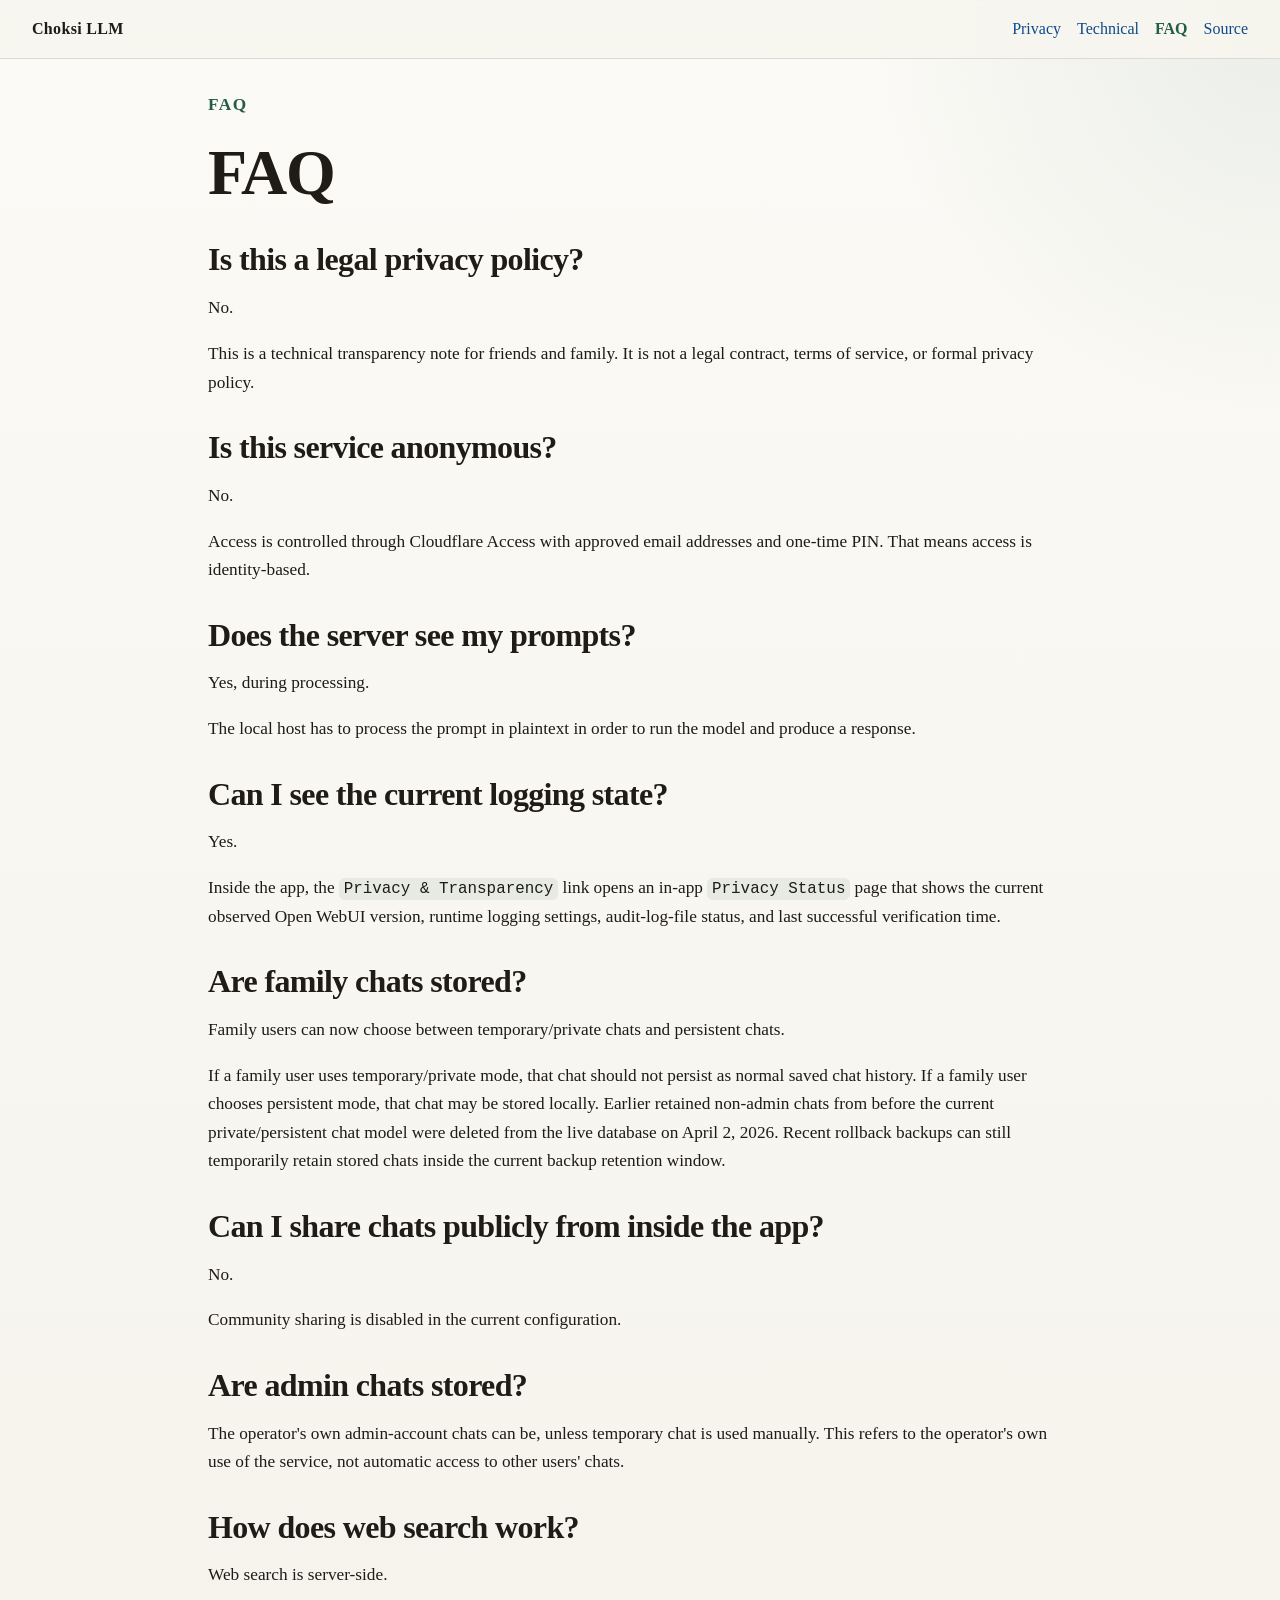
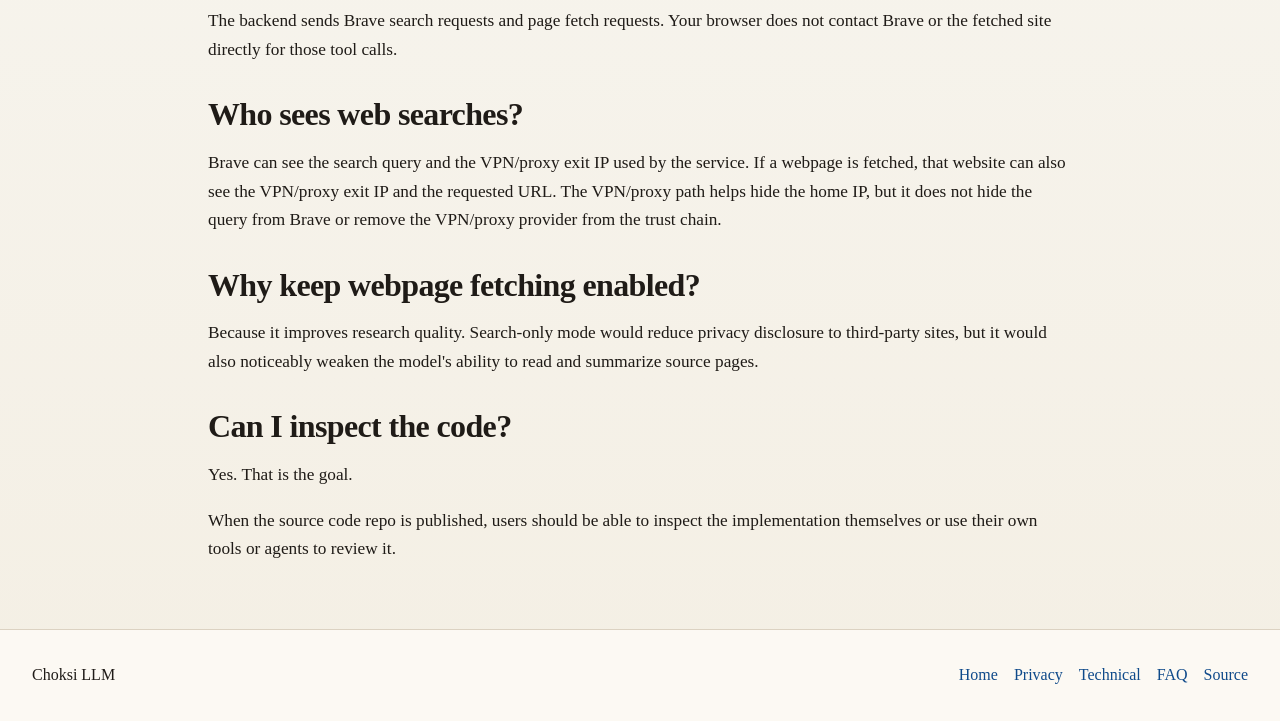
<file: public/faq/index.html>
<!-- Generated by scripts/build_site.py. Do not edit public/*.html by hand. -->
<!DOCTYPE html>
<html lang="en">
<head>
  <meta charset="utf-8">
  <meta name="viewport" content="width=device-width, initial-scale=1">
  <title>FAQ | Choksi LLM</title>
  <meta name="description" content="Frequently asked questions about privacy and data handling for the Choksi LLM service.">
  <meta name="robots" content="noindex, nofollow, noarchive">
  <meta name="googlebot" content="noindex, nofollow, noarchive">
  <link rel="stylesheet" href="/assets/site.css">
</head>
<body>
  <header class="site-header">
    <div class="wrap nav">
      <a class="brand" href="/">Choksi LLM</a>
      <nav class="nav-links" aria-label="Primary">
        <a href="/privacy/">Privacy</a>
        <a href="/privacy/technical/">Technical</a>
        <a href="/faq/" aria-current="page">FAQ</a>
        <a href="/source/">Source</a>
      </nav>
    </div>
  </header>

  <main class="section">
    <article class="wrap prose">
      <p class="eyebrow">FAQ</p>
      <h1>FAQ</h1>
      <h2>Is this a legal privacy policy?</h2>
      <p>No.</p>
      <p>This is a technical transparency note for friends and family. It is not a legal contract, terms of service, or formal privacy policy.</p>
      <h2>Is this service anonymous?</h2>
      <p>No.</p>
      <p>Access is controlled through Cloudflare Access with approved email addresses and one-time PIN. That means access is identity-based.</p>
      <h2>Does the server see my prompts?</h2>
      <p>Yes, during processing.</p>
      <p>The local host has to process the prompt in plaintext in order to run the model and produce a response.</p>
      <h2>Can I see the current logging state?</h2>
      <p>Yes.</p>
      <p>Inside the app, the <code>Privacy &amp; Transparency</code> link opens an in-app <code>Privacy Status</code> page that shows the current observed Open WebUI version, runtime logging settings, audit-log-file status, and last successful verification time.</p>
      <h2>Are family chats stored?</h2>
      <p>Family users can now choose between temporary/private chats and persistent chats.</p>
      <p>If a family user uses temporary/private mode, that chat should not persist as normal saved chat history. If a family user chooses persistent mode, that chat may be stored locally. Earlier retained non-admin chats from before the current private/persistent chat model were deleted from the live database on April 2, 2026. Recent rollback backups can still temporarily retain stored chats inside the current backup retention window.</p>
      <h2>Can I share chats publicly from inside the app?</h2>
      <p>No.</p>
      <p>Community sharing is disabled in the current configuration.</p>
      <h2>Are admin chats stored?</h2>
      <p>The operator&#x27;s own admin-account chats can be, unless temporary chat is used manually. This refers to the operator&#x27;s own use of the service, not automatic access to other users&#x27; chats.</p>
      <h2>How does web search work?</h2>
      <p>Web search is server-side.</p>
      <p>The backend sends Brave search requests and page fetch requests. Your browser does not contact Brave or the fetched site directly for those tool calls.</p>
      <h2>Who sees web searches?</h2>
      <p>Brave can see the search query and the VPN/proxy exit IP used by the service. If a webpage is fetched, that website can also see the VPN/proxy exit IP and the requested URL. The VPN/proxy path helps hide the home IP, but it does not hide the query from Brave or remove the VPN/proxy provider from the trust chain.</p>
      <h2>Why keep webpage fetching enabled?</h2>
      <p>Because it improves research quality. Search-only mode would reduce privacy disclosure to third-party sites, but it would also noticeably weaken the model&#x27;s ability to read and summarize source pages.</p>
      <h2>Can I inspect the code?</h2>
      <p>Yes. That is the goal.</p>
      <p>When the source code repo is published, users should be able to inspect the implementation themselves or use their own tools or agents to review it.</p>
    </article>
  </main>

  <footer class="site-footer">
    <div class="wrap footer-grid">
      <p>Choksi LLM</p>
      <nav class="footer-links" aria-label="Footer">
        <a href="/">Home</a>
        <a href="/privacy/">Privacy</a>
        <a href="/privacy/technical/">Technical</a>
        <a href="/faq/">FAQ</a>
        <a href="/source/">Source</a>
      </nav>
    </div>
  </footer>
</body>
</html>
</file>
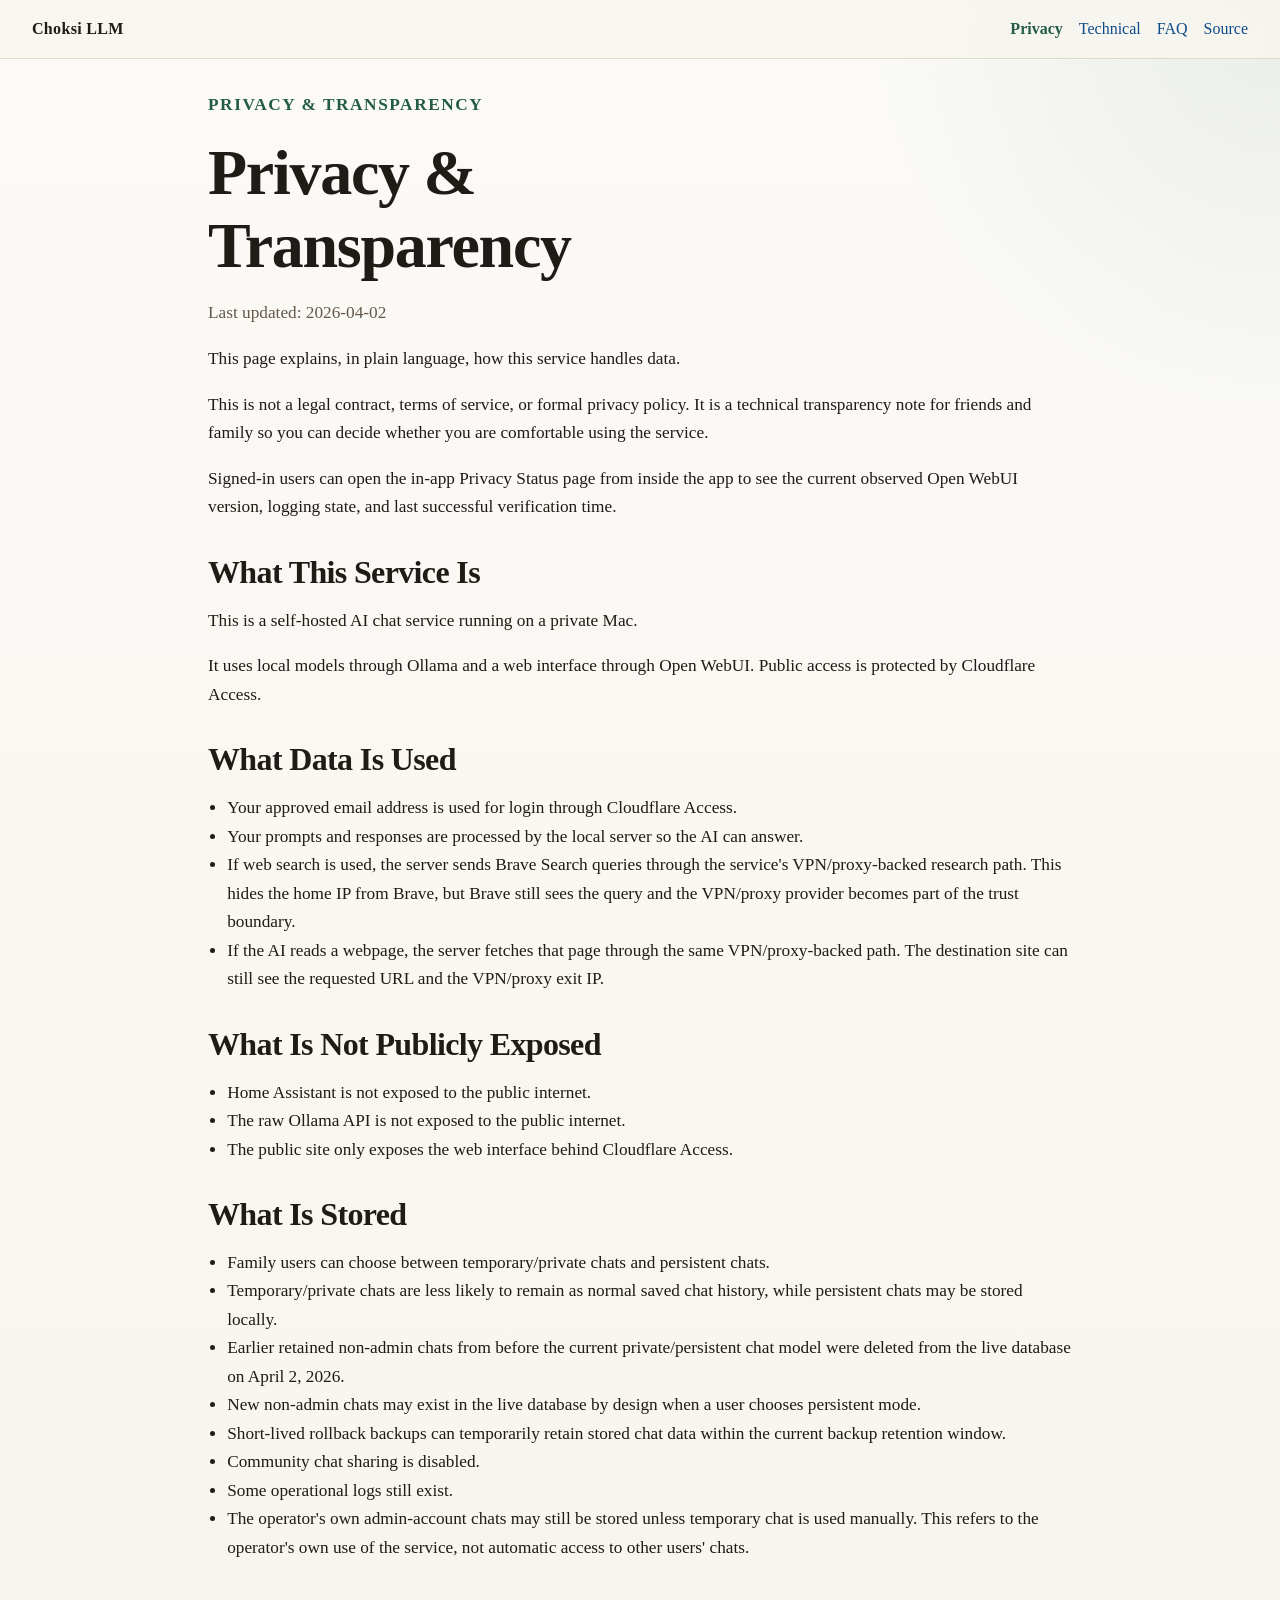
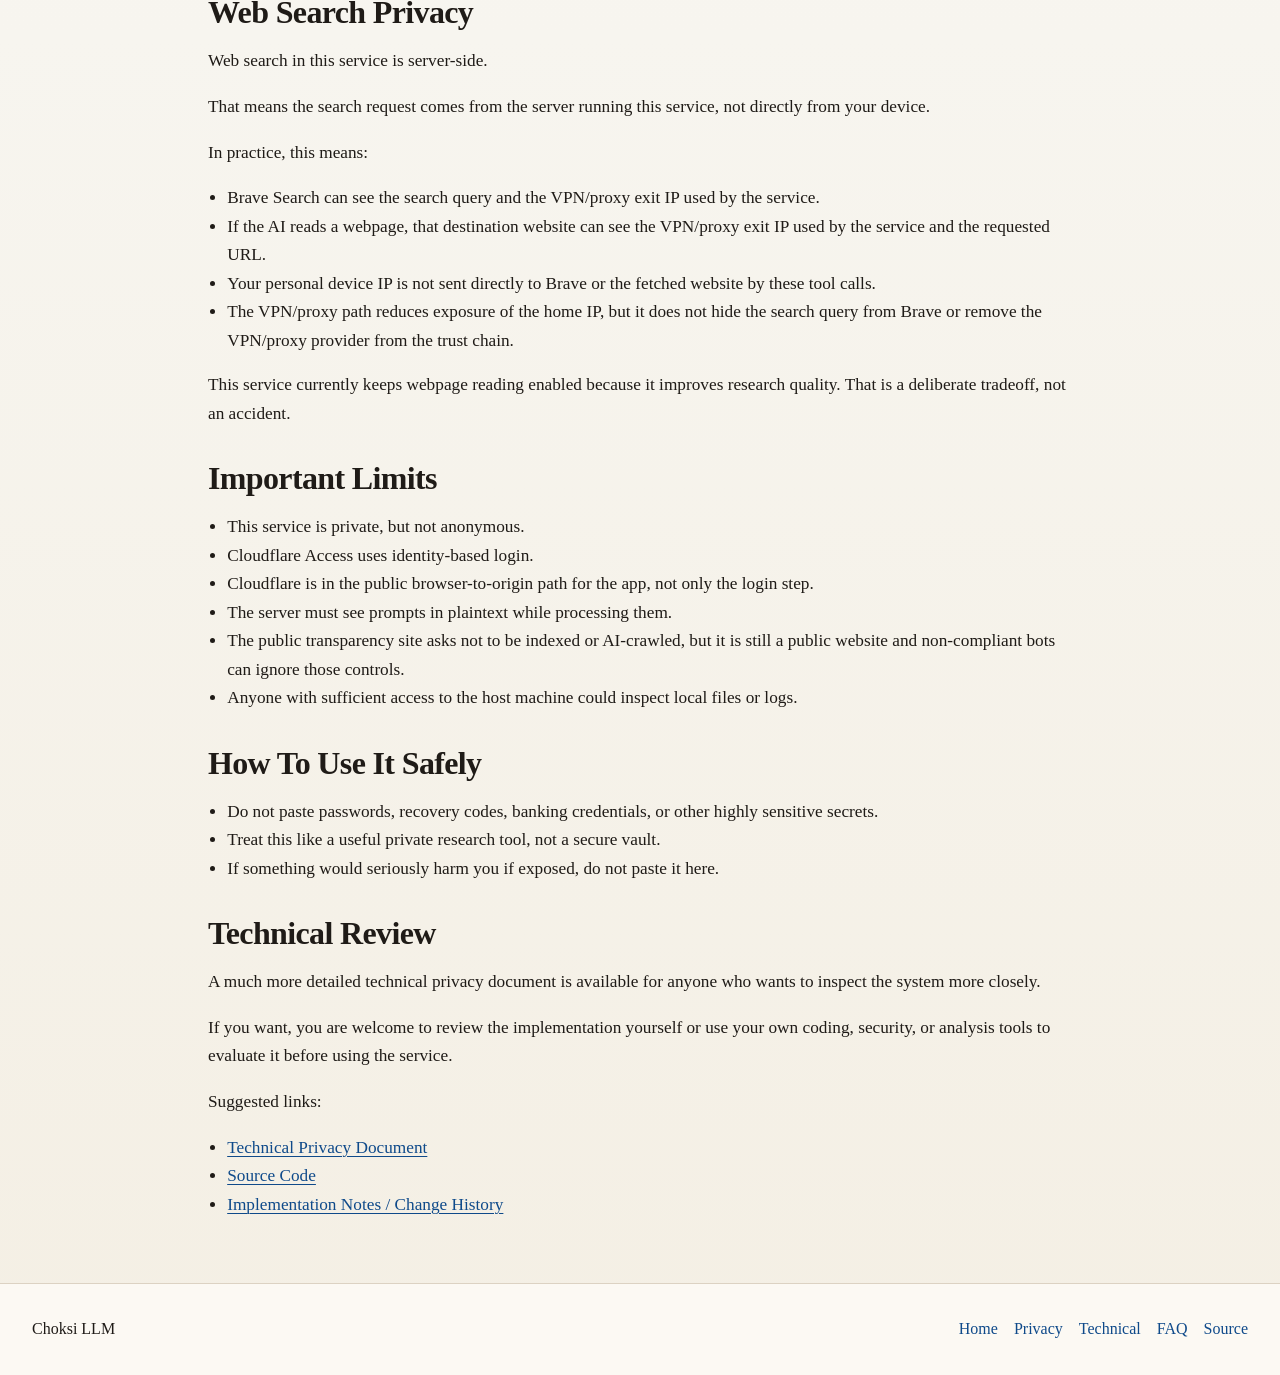
<file: public/privacy/index.html>
<!-- Generated by scripts/build_site.py. Do not edit public/*.html by hand. -->
<!DOCTYPE html>
<html lang="en">
<head>
  <meta charset="utf-8">
  <meta name="viewport" content="width=device-width, initial-scale=1">
  <title>Privacy &amp; Transparency | Choksi LLM</title>
  <meta name="description" content="Plain-language privacy and transparency summary for the Choksi LLM service.">
  <meta name="robots" content="noindex, nofollow, noarchive">
  <meta name="googlebot" content="noindex, nofollow, noarchive">
  <link rel="stylesheet" href="/assets/site.css">
</head>
<body>
  <header class="site-header">
    <div class="wrap nav">
      <a class="brand" href="/">Choksi LLM</a>
      <nav class="nav-links" aria-label="Primary">
        <a href="/privacy/" aria-current="page">Privacy</a>
        <a href="/privacy/technical/">Technical</a>
        <a href="/faq/">FAQ</a>
        <a href="/source/">Source</a>
      </nav>
    </div>
  </header>

  <main class="section">
    <article class="wrap prose">
      <p class="eyebrow">Privacy &amp; Transparency</p>
      <h1>Privacy &amp; Transparency</h1>
      <p class="meta">Last updated: 2026-04-02</p>
      <p>This page explains, in plain language, how this service handles data.</p>
      <p>This is not a legal contract, terms of service, or formal privacy policy. It is a technical transparency note for friends and family so you can decide whether you are comfortable using the service.</p>
      <p>Signed-in users can open the in-app Privacy Status page from inside the app to see the current observed Open WebUI version, logging state, and last successful verification time.</p>
      <h2>What This Service Is</h2>
      <p>This is a self-hosted AI chat service running on a private Mac.</p>
      <p>It uses local models through Ollama and a web interface through Open WebUI. Public access is protected by Cloudflare Access.</p>
      <h2>What Data Is Used</h2>
      <ul><li>Your approved email address is used for login through Cloudflare Access.</li><li>Your prompts and responses are processed by the local server so the AI can answer.</li><li>If web search is used, the server sends Brave Search queries through the service&#x27;s VPN/proxy-backed research path. This hides the home IP from Brave, but Brave still sees the query and the VPN/proxy provider becomes part of the trust boundary.</li><li>If the AI reads a webpage, the server fetches that page through the same VPN/proxy-backed path. The destination site can still see the requested URL and the VPN/proxy exit IP.</li></ul>
      <h2>What Is Not Publicly Exposed</h2>
      <ul><li>Home Assistant is not exposed to the public internet.</li><li>The raw Ollama API is not exposed to the public internet.</li><li>The public site only exposes the web interface behind Cloudflare Access.</li></ul>
      <h2>What Is Stored</h2>
      <ul><li>Family users can choose between temporary/private chats and persistent chats.</li><li>Temporary/private chats are less likely to remain as normal saved chat history, while persistent chats may be stored locally.</li><li>Earlier retained non-admin chats from before the current private/persistent chat model were deleted from the live database on April 2, 2026.</li><li>New non-admin chats may exist in the live database by design when a user chooses persistent mode.</li><li>Short-lived rollback backups can temporarily retain stored chat data within the current backup retention window.</li><li>Community chat sharing is disabled.</li><li>Some operational logs still exist.</li><li>The operator&#x27;s own admin-account chats may still be stored unless temporary chat is used manually. This refers to the operator&#x27;s own use of the service, not automatic access to other users&#x27; chats.</li></ul>
      <h2>Web Search Privacy</h2>
      <p>Web search in this service is server-side.</p>
      <p>That means the search request comes from the server running this service, not directly from your device.</p>
      <p>In practice, this means:</p>
      <ul><li>Brave Search can see the search query and the VPN/proxy exit IP used by the service.</li><li>If the AI reads a webpage, that destination website can see the VPN/proxy exit IP used by the service and the requested URL.</li><li>Your personal device IP is not sent directly to Brave or the fetched website by these tool calls.</li><li>The VPN/proxy path reduces exposure of the home IP, but it does not hide the search query from Brave or remove the VPN/proxy provider from the trust chain.</li></ul>
      <p>This service currently keeps webpage reading enabled because it improves research quality. That is a deliberate tradeoff, not an accident.</p>
      <h2>Important Limits</h2>
      <ul><li>This service is private, but not anonymous.</li><li>Cloudflare Access uses identity-based login.</li><li>Cloudflare is in the public browser-to-origin path for the app, not only the login step.</li><li>The server must see prompts in plaintext while processing them.</li><li>The public transparency site asks not to be indexed or AI-crawled, but it is still a public website and non-compliant bots can ignore those controls.</li><li>Anyone with sufficient access to the host machine could inspect local files or logs.</li></ul>
      <h2>How To Use It Safely</h2>
      <ul><li>Do not paste passwords, recovery codes, banking credentials, or other highly sensitive secrets.</li><li>Treat this like a useful private research tool, not a secure vault.</li><li>If something would seriously harm you if exposed, do not paste it here.</li></ul>
      <h2>Technical Review</h2>
      <p>A much more detailed technical privacy document is available for anyone who wants to inspect the system more closely.</p>
      <p>If you want, you are welcome to review the implementation yourself or use your own coding, security, or analysis tools to evaluate it before using the service.</p>
      <p>Suggested links:</p>
      <ul><li><a href="/privacy/technical/">Technical Privacy Document</a></li><li><a href="https://github.com/davidbernstein660/choksi-llm-transparency">Source Code</a></li><li><a href="/source/">Implementation Notes / Change History</a></li></ul>
    </article>
  </main>

  <footer class="site-footer">
    <div class="wrap footer-grid">
      <p>Choksi LLM</p>
      <nav class="footer-links" aria-label="Footer">
        <a href="/">Home</a>
        <a href="/privacy/">Privacy</a>
        <a href="/privacy/technical/">Technical</a>
        <a href="/faq/">FAQ</a>
        <a href="/source/">Source</a>
      </nav>
    </div>
  </footer>
</body>
</html>
</file>
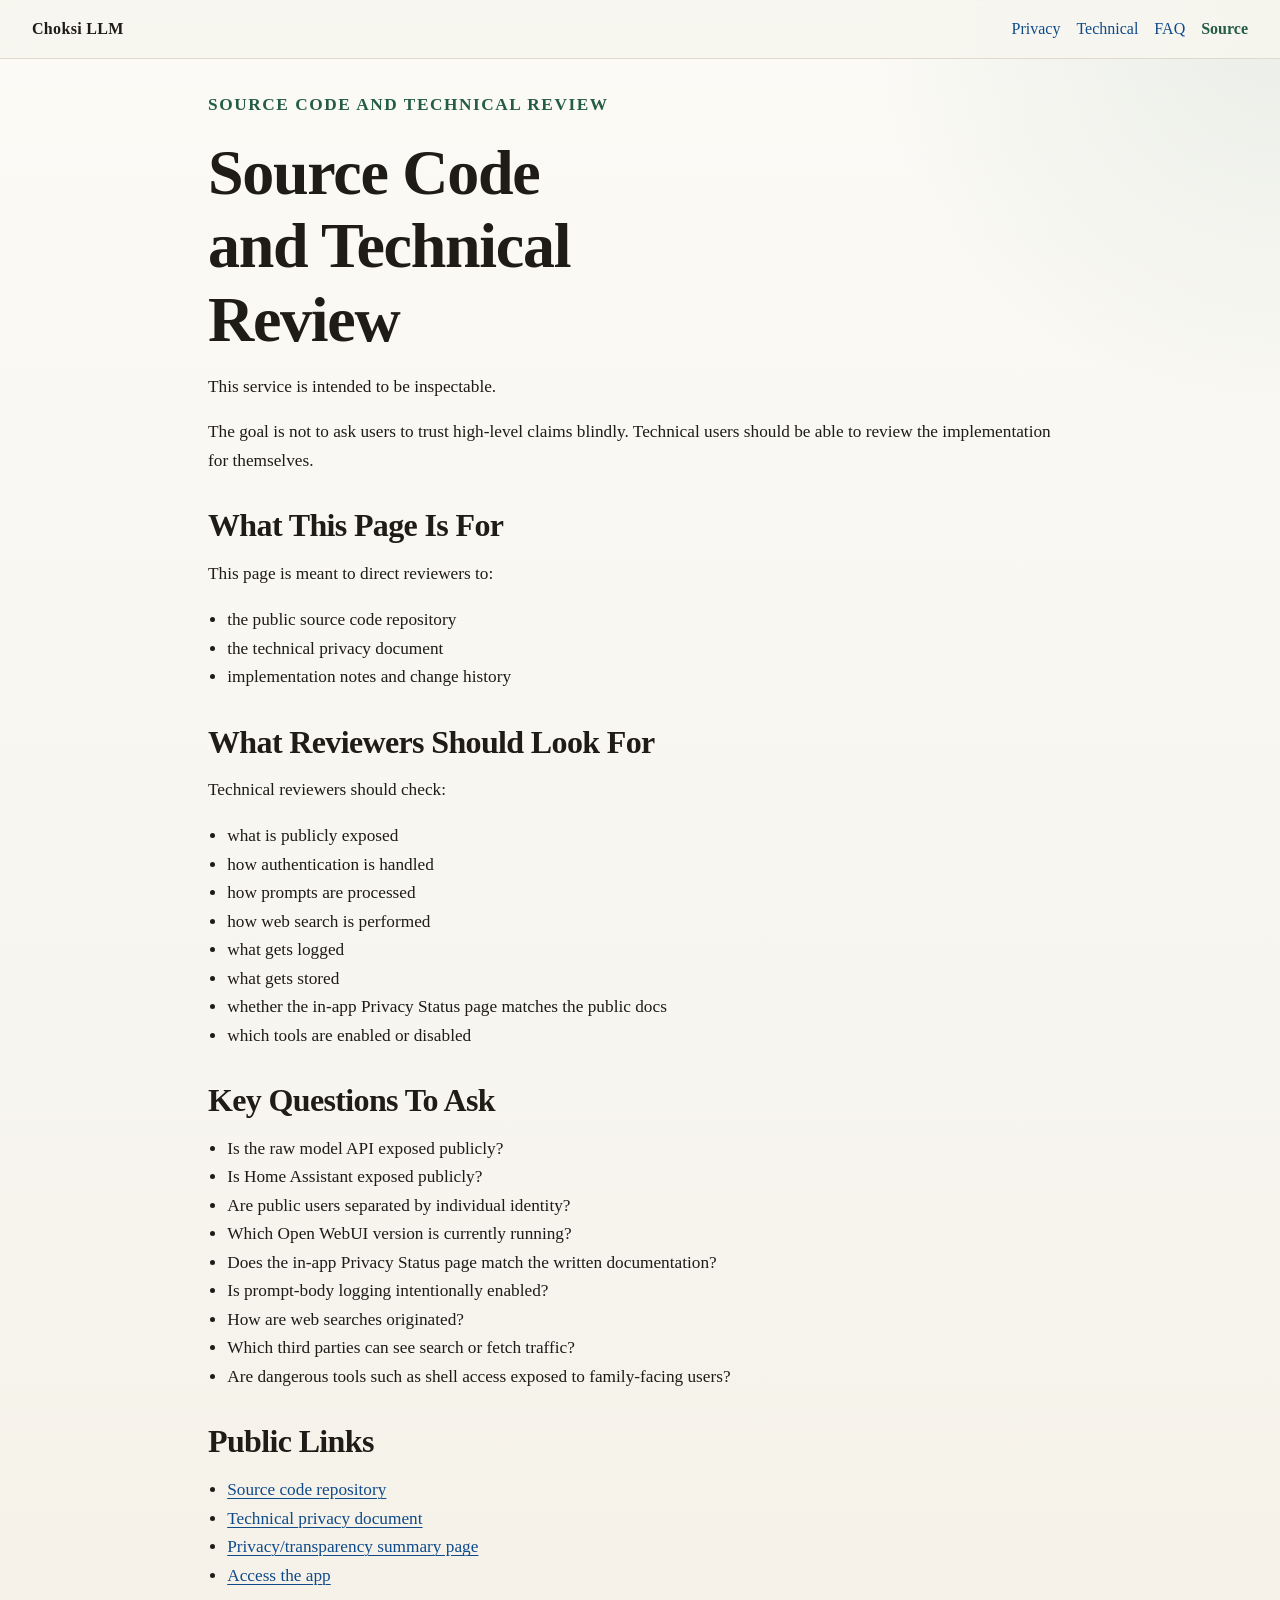
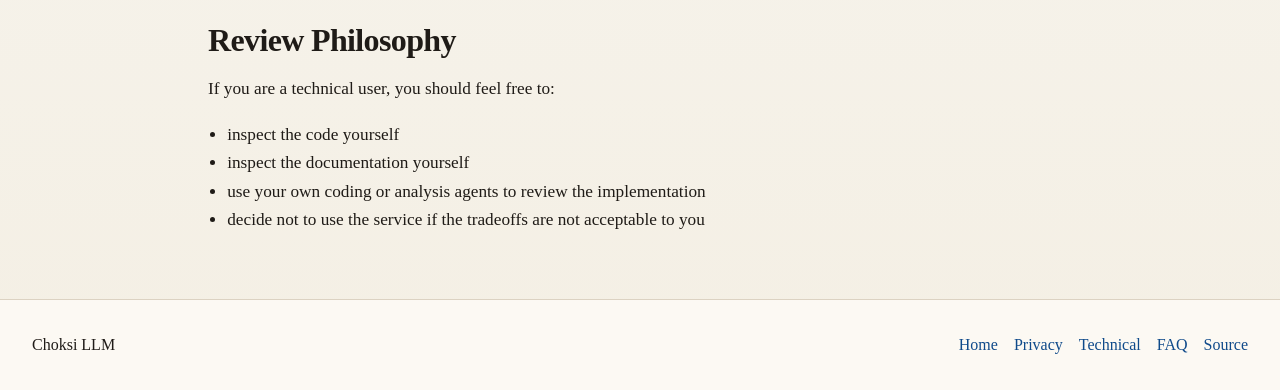
<file: public/source/index.html>
<!-- Generated by scripts/build_site.py. Do not edit public/*.html by hand. -->
<!DOCTYPE html>
<html lang="en">
<head>
  <meta charset="utf-8">
  <meta name="viewport" content="width=device-width, initial-scale=1">
  <title>Source Code and Review | Choksi LLM</title>
  <meta name="description" content="Source code and technical review guidance for the Choksi LLM service.">
  <meta name="robots" content="noindex, nofollow, noarchive">
  <meta name="googlebot" content="noindex, nofollow, noarchive">
  <link rel="stylesheet" href="/assets/site.css">
</head>
<body>
  <header class="site-header">
    <div class="wrap nav">
      <a class="brand" href="/">Choksi LLM</a>
      <nav class="nav-links" aria-label="Primary">
        <a href="/privacy/">Privacy</a>
        <a href="/privacy/technical/">Technical</a>
        <a href="/faq/">FAQ</a>
        <a href="/source/" aria-current="page">Source</a>
      </nav>
    </div>
  </header>

  <main class="section">
    <article class="wrap prose">
      <p class="eyebrow">Source Code and Technical Review</p>
      <h1>Source Code and Technical Review</h1>
      <p>This service is intended to be inspectable.</p>
      <p>The goal is not to ask users to trust high-level claims blindly. Technical users should be able to review the implementation for themselves.</p>
      <h2>What This Page Is For</h2>
      <p>This page is meant to direct reviewers to:</p>
      <ul><li>the public source code repository</li><li>the technical privacy document</li><li>implementation notes and change history</li></ul>
      <h2>What Reviewers Should Look For</h2>
      <p>Technical reviewers should check:</p>
      <ul><li>what is publicly exposed</li><li>how authentication is handled</li><li>how prompts are processed</li><li>how web search is performed</li><li>what gets logged</li><li>what gets stored</li><li>whether the in-app Privacy Status page matches the public docs</li><li>which tools are enabled or disabled</li></ul>
      <h2>Key Questions To Ask</h2>
      <ul><li>Is the raw model API exposed publicly?</li><li>Is Home Assistant exposed publicly?</li><li>Are public users separated by individual identity?</li><li>Which Open WebUI version is currently running?</li><li>Does the in-app Privacy Status page match the written documentation?</li><li>Is prompt-body logging intentionally enabled?</li><li>How are web searches originated?</li><li>Which third parties can see search or fetch traffic?</li><li>Are dangerous tools such as shell access exposed to family-facing users?</li></ul>
      <h2>Public Links</h2>
      <ul><li><a href="https://github.com/davidbernstein660/choksi-llm-transparency">Source code repository</a></li><li><a href="/privacy/technical/">Technical privacy document</a></li><li><a href="/privacy/">Privacy/transparency summary page</a></li><li><a href="https://llm.choksillmservice.com">Access the app</a></li></ul>
      <h2>Review Philosophy</h2>
      <p>If you are a technical user, you should feel free to:</p>
      <ul><li>inspect the code yourself</li><li>inspect the documentation yourself</li><li>use your own coding or analysis agents to review the implementation</li><li>decide not to use the service if the tradeoffs are not acceptable to you</li></ul>
    </article>
  </main>

  <footer class="site-footer">
    <div class="wrap footer-grid">
      <p>Choksi LLM</p>
      <nav class="footer-links" aria-label="Footer">
        <a href="/">Home</a>
        <a href="/privacy/">Privacy</a>
        <a href="/privacy/technical/">Technical</a>
        <a href="/faq/">FAQ</a>
        <a href="/source/">Source</a>
      </nav>
    </div>
  </footer>
</body>
</html>
</file>
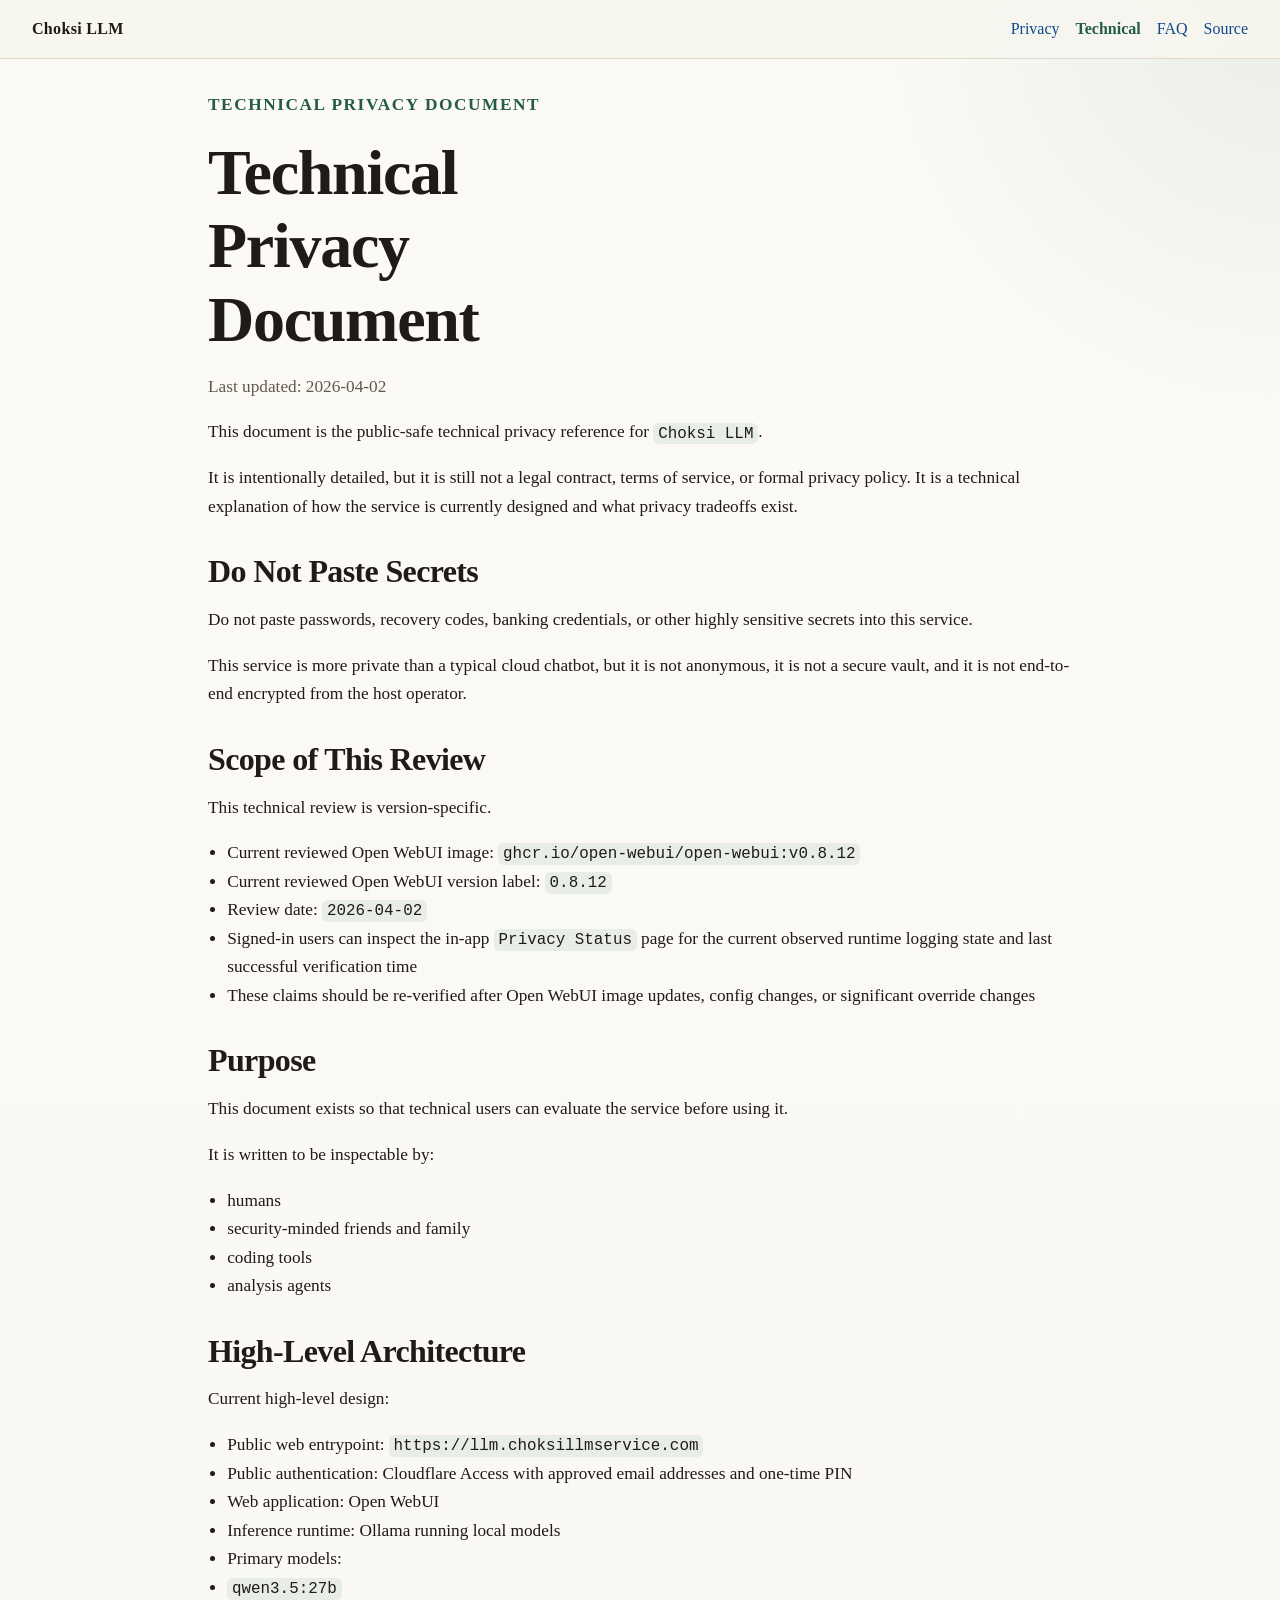
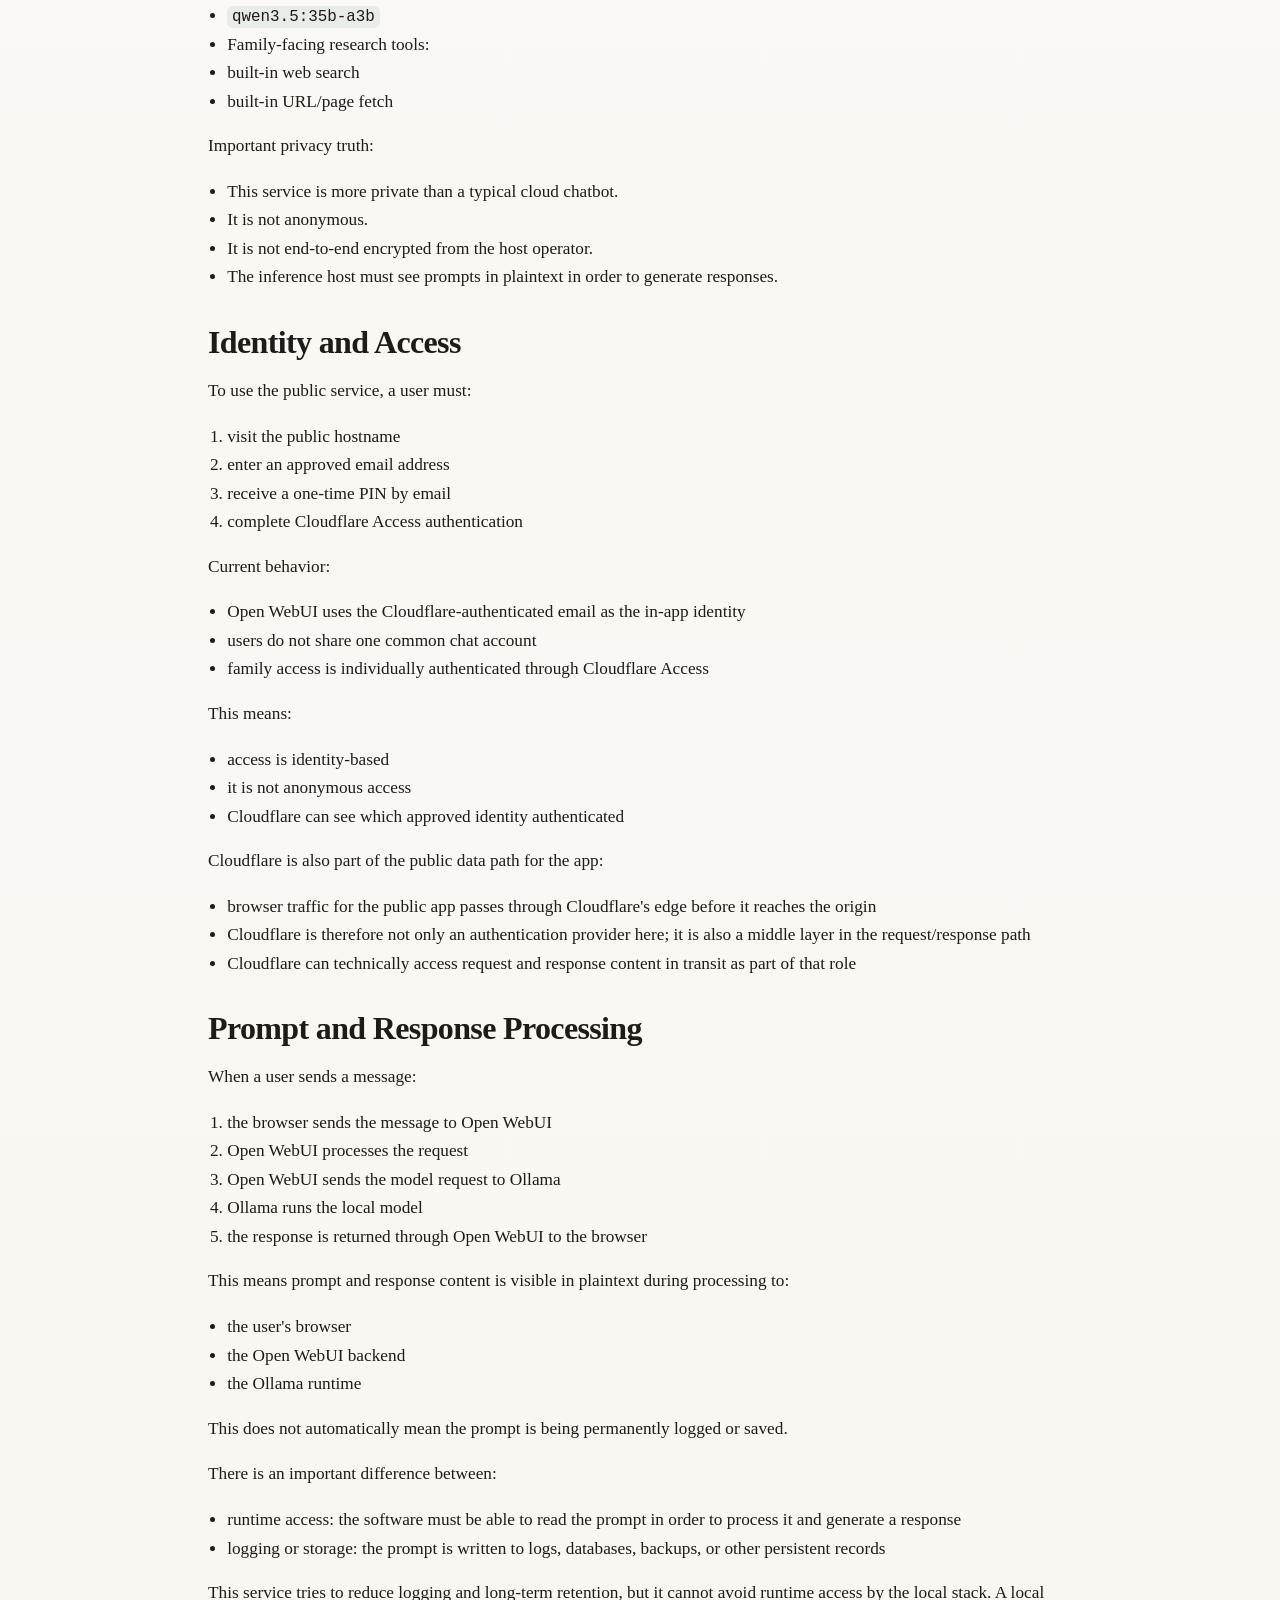
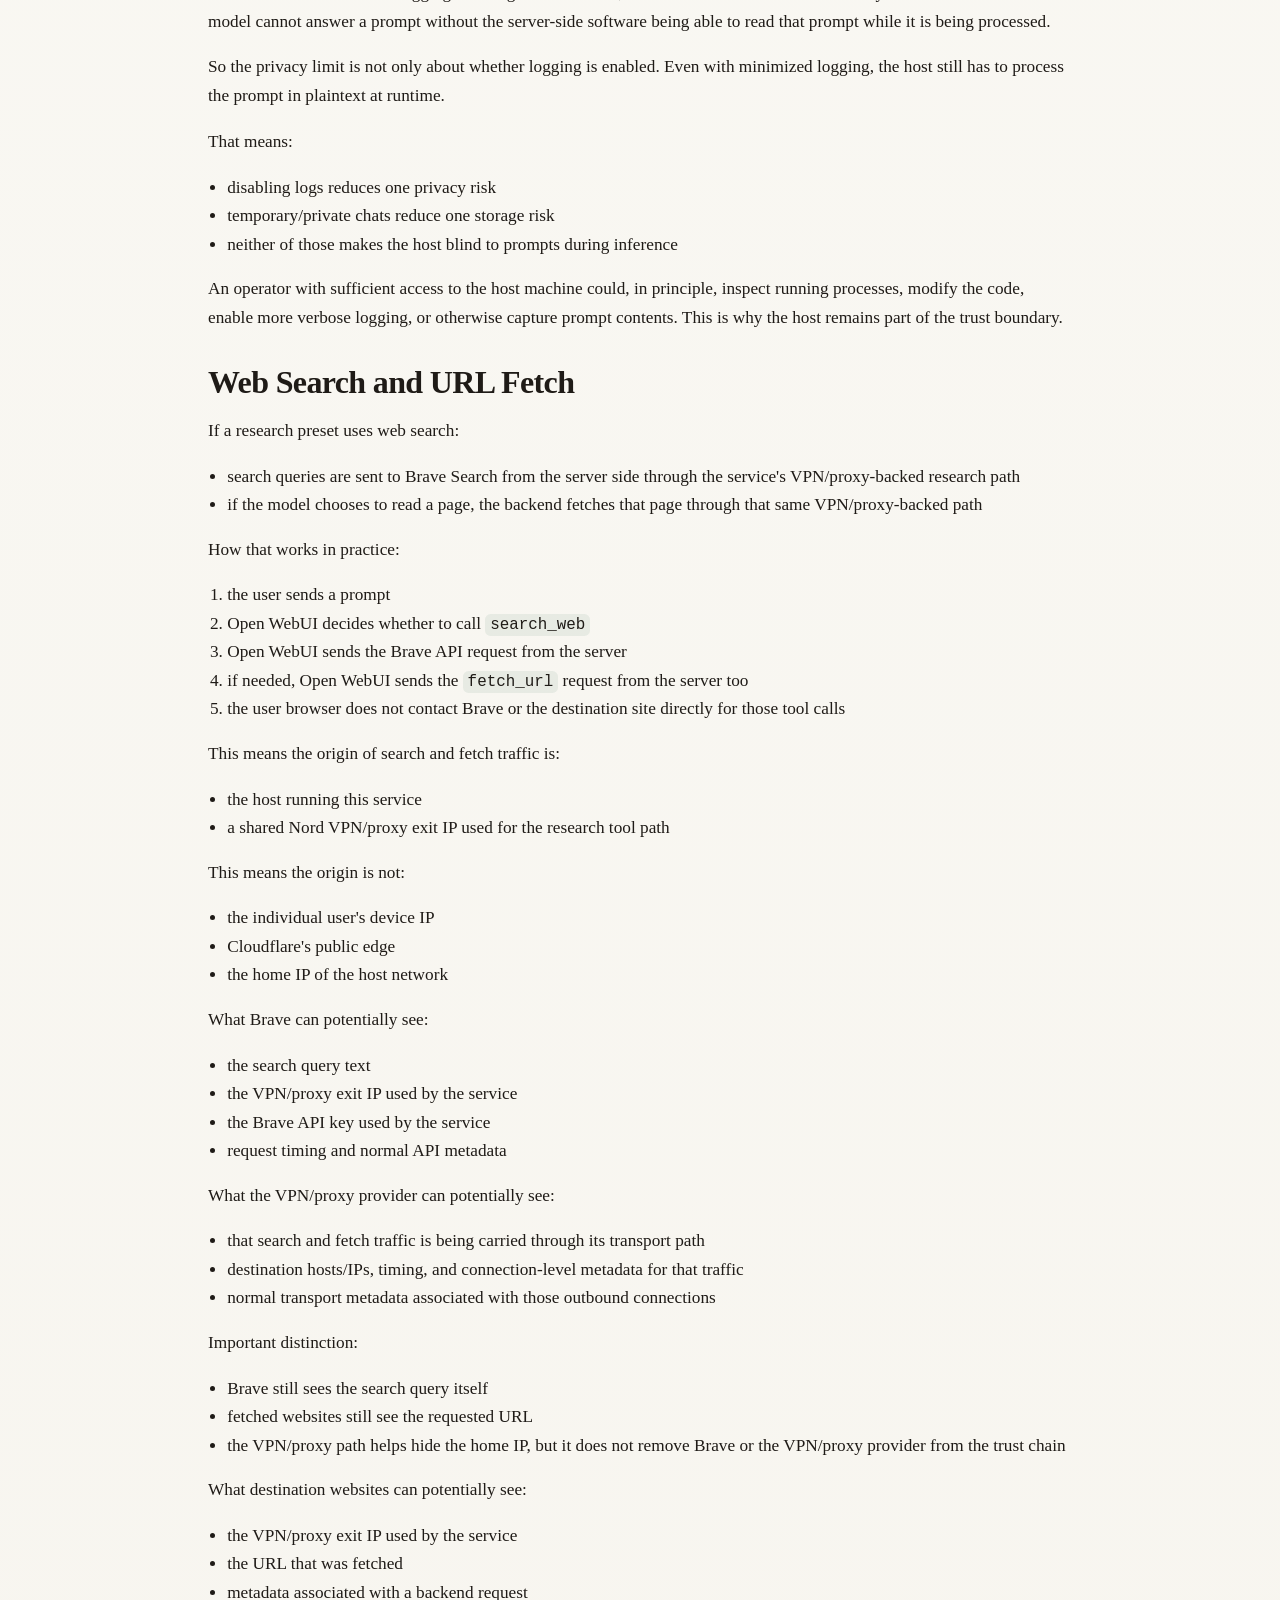
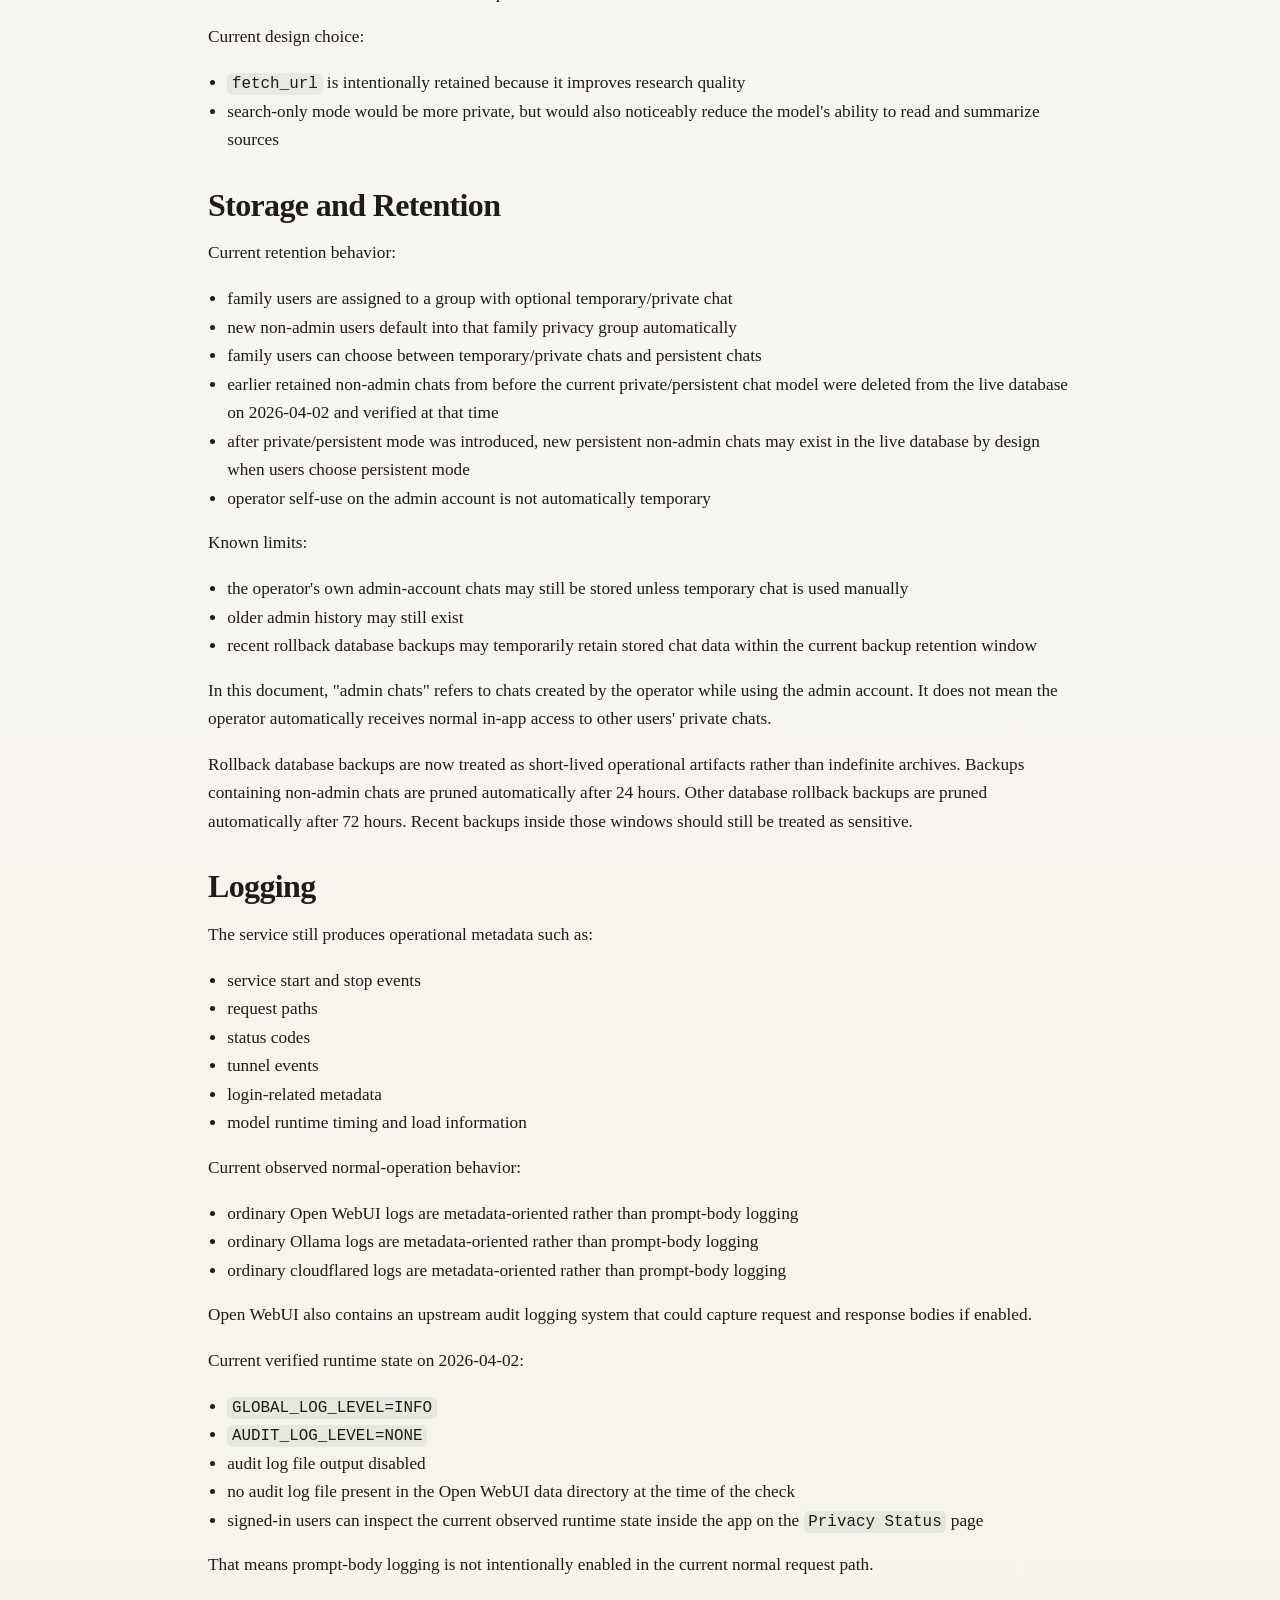
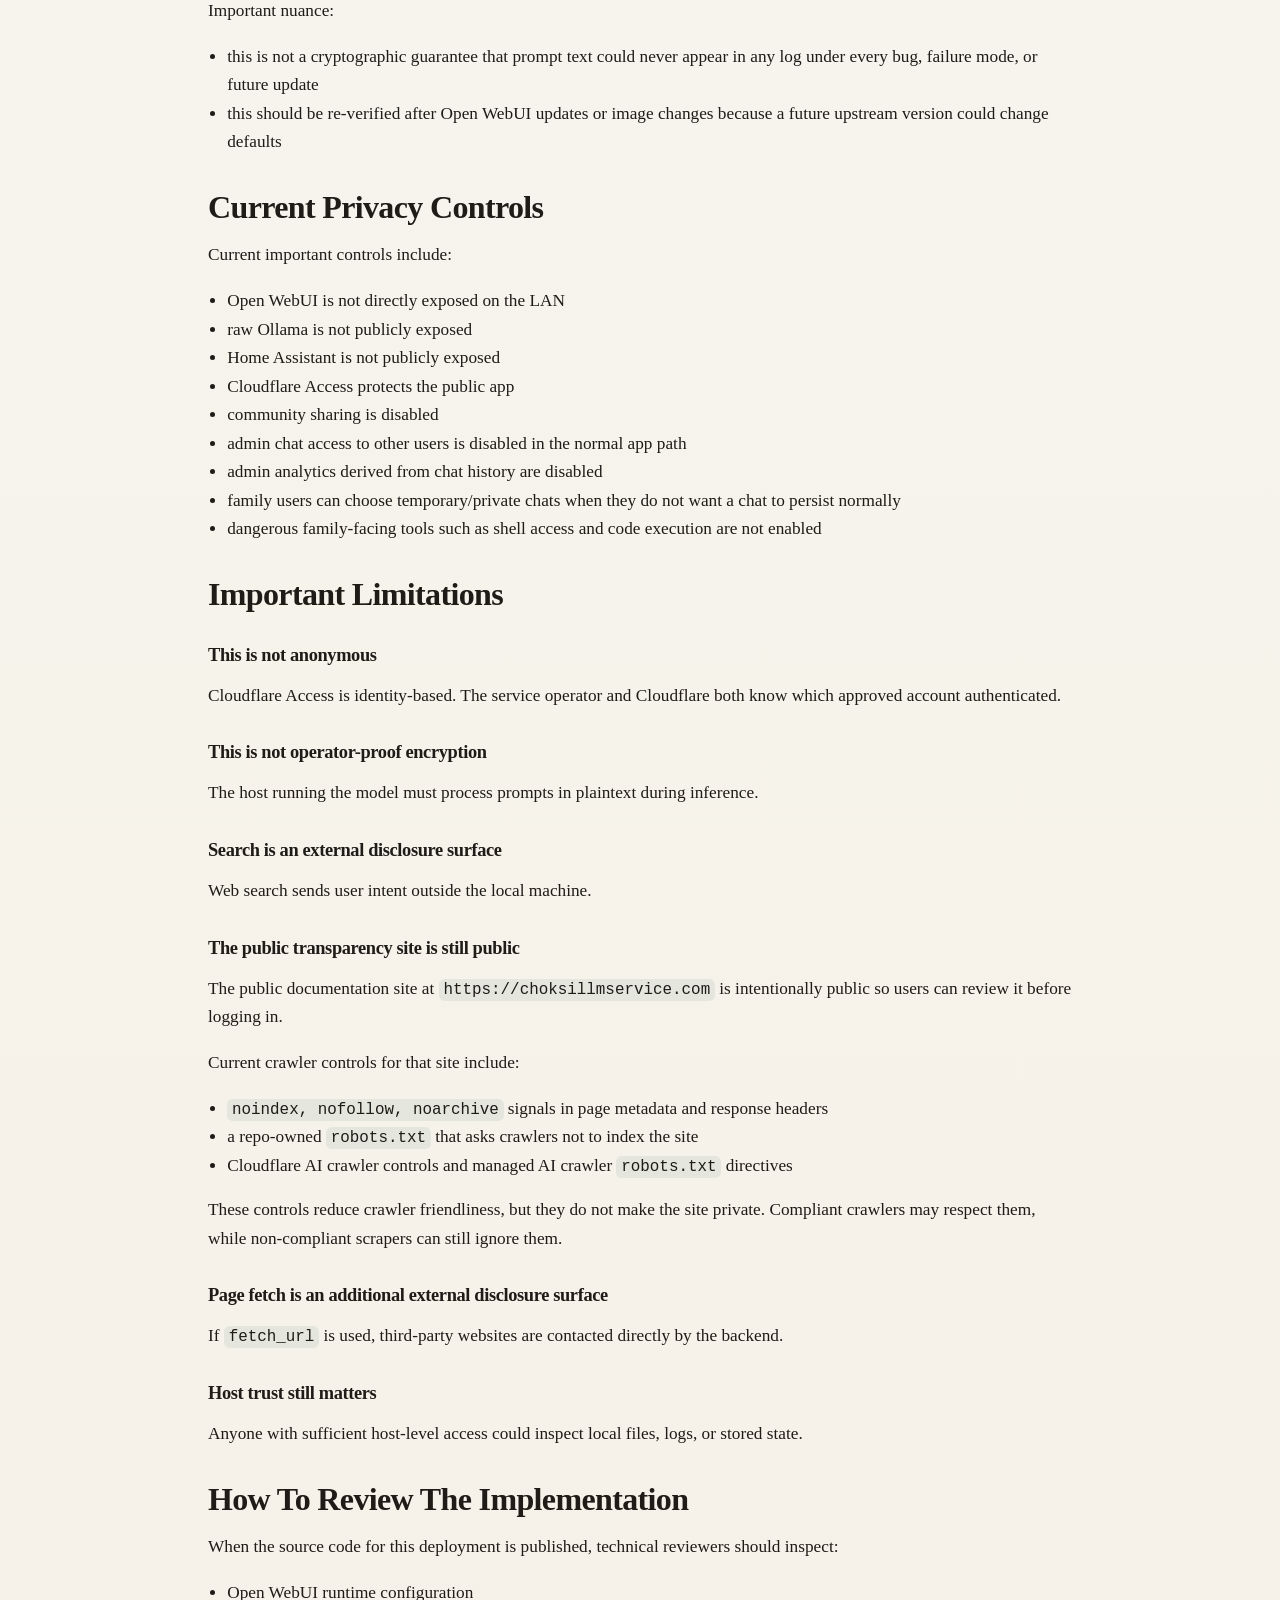
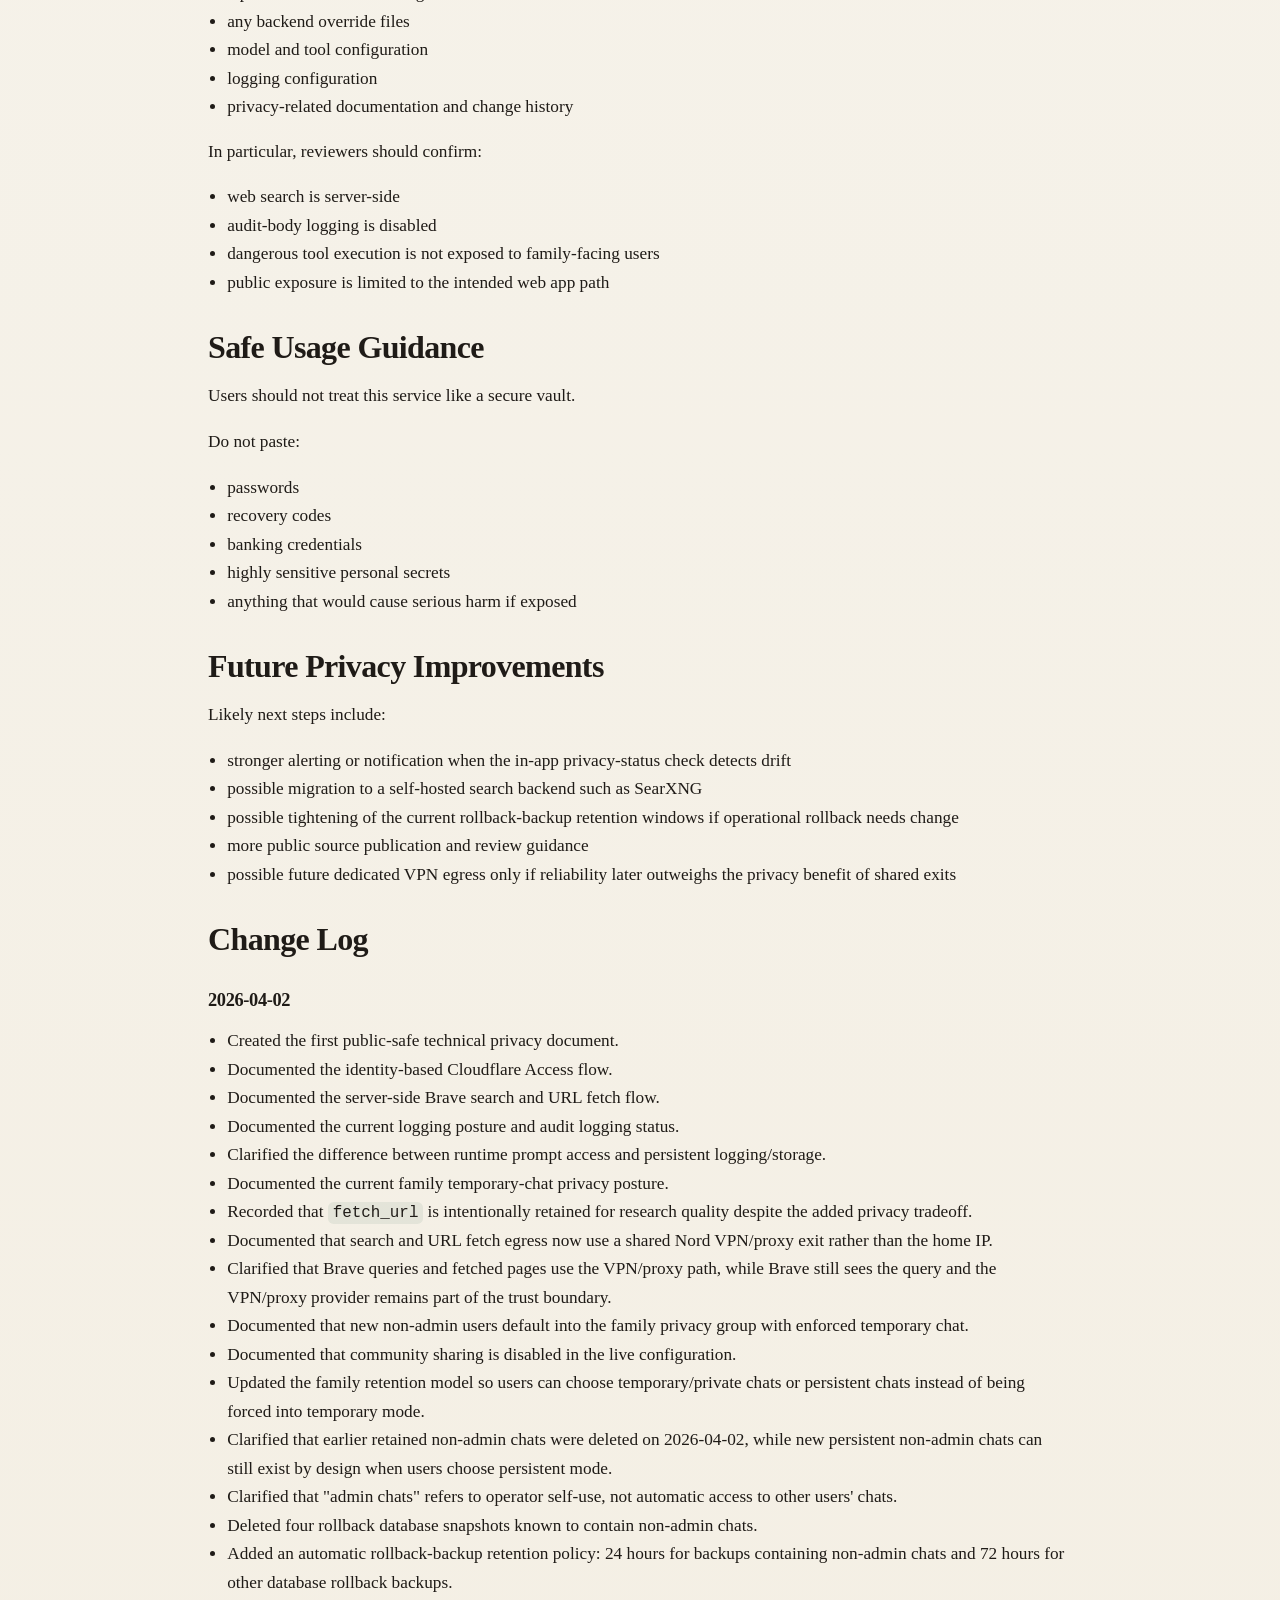
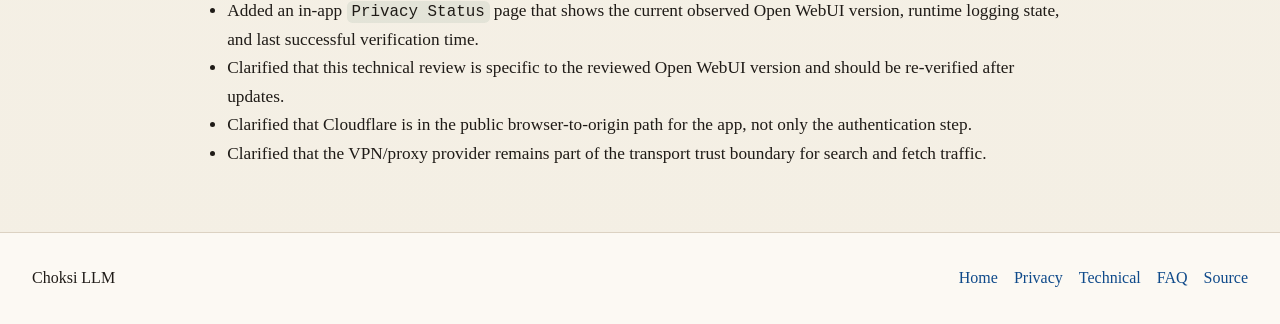
<file: public/privacy/technical/index.html>
<!-- Generated by scripts/build_site.py. Do not edit public/*.html by hand. -->
<!DOCTYPE html>
<html lang="en">
<head>
  <meta charset="utf-8">
  <meta name="viewport" content="width=device-width, initial-scale=1">
  <title>Technical Privacy Document | Choksi LLM</title>
  <meta name="description" content="Public-safe technical privacy reference for the Choksi LLM service.">
  <meta name="robots" content="noindex, nofollow, noarchive">
  <meta name="googlebot" content="noindex, nofollow, noarchive">
  <link rel="stylesheet" href="/assets/site.css">
</head>
<body>
  <header class="site-header">
    <div class="wrap nav">
      <a class="brand" href="/">Choksi LLM</a>
      <nav class="nav-links" aria-label="Primary">
        <a href="/privacy/">Privacy</a>
        <a href="/privacy/technical/" aria-current="page">Technical</a>
        <a href="/faq/">FAQ</a>
        <a href="/source/">Source</a>
      </nav>
    </div>
  </header>

  <main class="section">
    <article class="wrap prose">
      <p class="eyebrow">Technical Privacy Document</p>
      <h1>Technical Privacy Document</h1>
      <p class="meta">Last updated: 2026-04-02</p>
      <p>This document is the public-safe technical privacy reference for <code>Choksi LLM</code>.</p>
      <p>It is intentionally detailed, but it is still not a legal contract, terms of service, or formal privacy policy. It is a technical explanation of how the service is currently designed and what privacy tradeoffs exist.</p>
      <h2>Do Not Paste Secrets</h2>
      <p>Do not paste passwords, recovery codes, banking credentials, or other highly sensitive secrets into this service.</p>
      <p>This service is more private than a typical cloud chatbot, but it is not anonymous, it is not a secure vault, and it is not end-to-end encrypted from the host operator.</p>
      <h2>Scope of This Review</h2>
      <p>This technical review is version-specific.</p>
      <ul><li>Current reviewed Open WebUI image: <code>ghcr.io/open-webui/open-webui:v0.8.12</code></li><li>Current reviewed Open WebUI version label: <code>0.8.12</code></li><li>Review date: <code>2026-04-02</code></li><li>Signed-in users can inspect the in-app <code>Privacy Status</code> page for the current observed runtime logging state and last successful verification time</li><li>These claims should be re-verified after Open WebUI image updates, config changes, or significant override changes</li></ul>
      <h2>Purpose</h2>
      <p>This document exists so that technical users can evaluate the service before using it.</p>
      <p>It is written to be inspectable by:</p>
      <ul><li>humans</li><li>security-minded friends and family</li><li>coding tools</li><li>analysis agents</li></ul>
      <h2>High-Level Architecture</h2>
      <p>Current high-level design:</p>
      <ul><li>Public web entrypoint: <code>https://llm.choksillmservice.com</code></li><li>Public authentication: Cloudflare Access with approved email addresses and one-time PIN</li><li>Web application: Open WebUI</li><li>Inference runtime: Ollama running local models</li><li>Primary models:</li><li><code>qwen3.5:27b</code></li><li><code>qwen3.5:35b-a3b</code></li><li>Family-facing research tools:</li><li>built-in web search</li><li>built-in URL/page fetch</li></ul>
      <p>Important privacy truth:</p>
      <ul><li>This service is more private than a typical cloud chatbot.</li><li>It is not anonymous.</li><li>It is not end-to-end encrypted from the host operator.</li><li>The inference host must see prompts in plaintext in order to generate responses.</li></ul>
      <h2>Identity and Access</h2>
      <p>To use the public service, a user must:</p>
      <ol><li>visit the public hostname</li><li>enter an approved email address</li><li>receive a one-time PIN by email</li><li>complete Cloudflare Access authentication</li></ol>
      <p>Current behavior:</p>
      <ul><li>Open WebUI uses the Cloudflare-authenticated email as the in-app identity</li><li>users do not share one common chat account</li><li>family access is individually authenticated through Cloudflare Access</li></ul>
      <p>This means:</p>
      <ul><li>access is identity-based</li><li>it is not anonymous access</li><li>Cloudflare can see which approved identity authenticated</li></ul>
      <p>Cloudflare is also part of the public data path for the app:</p>
      <ul><li>browser traffic for the public app passes through Cloudflare&#x27;s edge before it reaches the origin</li><li>Cloudflare is therefore not only an authentication provider here; it is also a middle layer in the request/response path</li><li>Cloudflare can technically access request and response content in transit as part of that role</li></ul>
      <h2>Prompt and Response Processing</h2>
      <p>When a user sends a message:</p>
      <ol><li>the browser sends the message to Open WebUI</li><li>Open WebUI processes the request</li><li>Open WebUI sends the model request to Ollama</li><li>Ollama runs the local model</li><li>the response is returned through Open WebUI to the browser</li></ol>
      <p>This means prompt and response content is visible in plaintext during processing to:</p>
      <ul><li>the user&#x27;s browser</li><li>the Open WebUI backend</li><li>the Ollama runtime</li></ul>
      <p>This does not automatically mean the prompt is being permanently logged or saved.</p>
      <p>There is an important difference between:</p>
      <ul><li>runtime access: the software must be able to read the prompt in order to process it and generate a response</li><li>logging or storage: the prompt is written to logs, databases, backups, or other persistent records</li></ul>
      <p>This service tries to reduce logging and long-term retention, but it cannot avoid runtime access by the local stack. A local model cannot answer a prompt without the server-side software being able to read that prompt while it is being processed.</p>
      <p>So the privacy limit is not only about whether logging is enabled. Even with minimized logging, the host still has to process the prompt in plaintext at runtime.</p>
      <p>That means:</p>
      <ul><li>disabling logs reduces one privacy risk</li><li>temporary/private chats reduce one storage risk</li><li>neither of those makes the host blind to prompts during inference</li></ul>
      <p>An operator with sufficient access to the host machine could, in principle, inspect running processes, modify the code, enable more verbose logging, or otherwise capture prompt contents. This is why the host remains part of the trust boundary.</p>
      <h2>Web Search and URL Fetch</h2>
      <p>If a research preset uses web search:</p>
      <ul><li>search queries are sent to Brave Search from the server side through the service&#x27;s VPN/proxy-backed research path</li><li>if the model chooses to read a page, the backend fetches that page through that same VPN/proxy-backed path</li></ul>
      <p>How that works in practice:</p>
      <ol><li>the user sends a prompt</li><li>Open WebUI decides whether to call <code>search_web</code></li><li>Open WebUI sends the Brave API request from the server</li><li>if needed, Open WebUI sends the <code>fetch_url</code> request from the server too</li><li>the user browser does not contact Brave or the destination site directly for those tool calls</li></ol>
      <p>This means the origin of search and fetch traffic is:</p>
      <ul><li>the host running this service</li><li>a shared Nord VPN/proxy exit IP used for the research tool path</li></ul>
      <p>This means the origin is not:</p>
      <ul><li>the individual user&#x27;s device IP</li><li>Cloudflare&#x27;s public edge</li><li>the home IP of the host network</li></ul>
      <p>What Brave can potentially see:</p>
      <ul><li>the search query text</li><li>the VPN/proxy exit IP used by the service</li><li>the Brave API key used by the service</li><li>request timing and normal API metadata</li></ul>
      <p>What the VPN/proxy provider can potentially see:</p>
      <ul><li>that search and fetch traffic is being carried through its transport path</li><li>destination hosts/IPs, timing, and connection-level metadata for that traffic</li><li>normal transport metadata associated with those outbound connections</li></ul>
      <p>Important distinction:</p>
      <ul><li>Brave still sees the search query itself</li><li>fetched websites still see the requested URL</li><li>the VPN/proxy path helps hide the home IP, but it does not remove Brave or the VPN/proxy provider from the trust chain</li></ul>
      <p>What destination websites can potentially see:</p>
      <ul><li>the VPN/proxy exit IP used by the service</li><li>the URL that was fetched</li><li>metadata associated with a backend request</li></ul>
      <p>Current design choice:</p>
      <ul><li><code>fetch_url</code> is intentionally retained because it improves research quality</li><li>search-only mode would be more private, but would also noticeably reduce the model&#x27;s ability to read and summarize sources</li></ul>
      <h2>Storage and Retention</h2>
      <p>Current retention behavior:</p>
      <ul><li>family users are assigned to a group with optional temporary/private chat</li><li>new non-admin users default into that family privacy group automatically</li><li>family users can choose between temporary/private chats and persistent chats</li><li>earlier retained non-admin chats from before the current private/persistent chat model were deleted from the live database on 2026-04-02 and verified at that time</li><li>after private/persistent mode was introduced, new persistent non-admin chats may exist in the live database by design when users choose persistent mode</li><li>operator self-use on the admin account is not automatically temporary</li></ul>
      <p>Known limits:</p>
      <ul><li>the operator&#x27;s own admin-account chats may still be stored unless temporary chat is used manually</li><li>older admin history may still exist</li><li>recent rollback database backups may temporarily retain stored chat data within the current backup retention window</li></ul>
      <p>In this document, &quot;admin chats&quot; refers to chats created by the operator while using the admin account. It does not mean the operator automatically receives normal in-app access to other users&#x27; private chats.</p>
      <p>Rollback database backups are now treated as short-lived operational artifacts rather than indefinite archives. Backups containing non-admin chats are pruned automatically after 24 hours. Other database rollback backups are pruned automatically after 72 hours. Recent backups inside those windows should still be treated as sensitive.</p>
      <h2>Logging</h2>
      <p>The service still produces operational metadata such as:</p>
      <ul><li>service start and stop events</li><li>request paths</li><li>status codes</li><li>tunnel events</li><li>login-related metadata</li><li>model runtime timing and load information</li></ul>
      <p>Current observed normal-operation behavior:</p>
      <ul><li>ordinary Open WebUI logs are metadata-oriented rather than prompt-body logging</li><li>ordinary Ollama logs are metadata-oriented rather than prompt-body logging</li><li>ordinary cloudflared logs are metadata-oriented rather than prompt-body logging</li></ul>
      <p>Open WebUI also contains an upstream audit logging system that could capture request and response bodies if enabled.</p>
      <p>Current verified runtime state on 2026-04-02:</p>
      <ul><li><code>GLOBAL_LOG_LEVEL=INFO</code></li><li><code>AUDIT_LOG_LEVEL=NONE</code></li><li>audit log file output disabled</li><li>no audit log file present in the Open WebUI data directory at the time of the check</li><li>signed-in users can inspect the current observed runtime state inside the app on the <code>Privacy Status</code> page</li></ul>
      <p>That means prompt-body logging is not intentionally enabled in the current normal request path.</p>
      <p>Important nuance:</p>
      <ul><li>this is not a cryptographic guarantee that prompt text could never appear in any log under every bug, failure mode, or future update</li><li>this should be re-verified after Open WebUI updates or image changes because a future upstream version could change defaults</li></ul>
      <h2>Current Privacy Controls</h2>
      <p>Current important controls include:</p>
      <ul><li>Open WebUI is not directly exposed on the LAN</li><li>raw Ollama is not publicly exposed</li><li>Home Assistant is not publicly exposed</li><li>Cloudflare Access protects the public app</li><li>community sharing is disabled</li><li>admin chat access to other users is disabled in the normal app path</li><li>admin analytics derived from chat history are disabled</li><li>family users can choose temporary/private chats when they do not want a chat to persist normally</li><li>dangerous family-facing tools such as shell access and code execution are not enabled</li></ul>
      <h2>Important Limitations</h2>
      <h3>This is not anonymous</h3>
      <p>Cloudflare Access is identity-based. The service operator and Cloudflare both know which approved account authenticated.</p>
      <h3>This is not operator-proof encryption</h3>
      <p>The host running the model must process prompts in plaintext during inference.</p>
      <h3>Search is an external disclosure surface</h3>
      <p>Web search sends user intent outside the local machine.</p>
      <h3>The public transparency site is still public</h3>
      <p>The public documentation site at <code>https://choksillmservice.com</code> is intentionally public so users can review it before logging in.</p>
      <p>Current crawler controls for that site include:</p>
      <ul><li><code>noindex, nofollow, noarchive</code> signals in page metadata and response headers</li><li>a repo-owned <code>robots.txt</code> that asks crawlers not to index the site</li><li>Cloudflare AI crawler controls and managed AI crawler <code>robots.txt</code> directives</li></ul>
      <p>These controls reduce crawler friendliness, but they do not make the site private. Compliant crawlers may respect them, while non-compliant scrapers can still ignore them.</p>
      <h3>Page fetch is an additional external disclosure surface</h3>
      <p>If <code>fetch_url</code> is used, third-party websites are contacted directly by the backend.</p>
      <h3>Host trust still matters</h3>
      <p>Anyone with sufficient host-level access could inspect local files, logs, or stored state.</p>
      <h2>How To Review The Implementation</h2>
      <p>When the source code for this deployment is published, technical reviewers should inspect:</p>
      <ul><li>Open WebUI runtime configuration</li><li>any backend override files</li><li>model and tool configuration</li><li>logging configuration</li><li>privacy-related documentation and change history</li></ul>
      <p>In particular, reviewers should confirm:</p>
      <ul><li>web search is server-side</li><li>audit-body logging is disabled</li><li>dangerous tool execution is not exposed to family-facing users</li><li>public exposure is limited to the intended web app path</li></ul>
      <h2>Safe Usage Guidance</h2>
      <p>Users should not treat this service like a secure vault.</p>
      <p>Do not paste:</p>
      <ul><li>passwords</li><li>recovery codes</li><li>banking credentials</li><li>highly sensitive personal secrets</li><li>anything that would cause serious harm if exposed</li></ul>
      <h2>Future Privacy Improvements</h2>
      <p>Likely next steps include:</p>
      <ul><li>stronger alerting or notification when the in-app privacy-status check detects drift</li><li>possible migration to a self-hosted search backend such as SearXNG</li><li>possible tightening of the current rollback-backup retention windows if operational rollback needs change</li><li>more public source publication and review guidance</li><li>possible future dedicated VPN egress only if reliability later outweighs the privacy benefit of shared exits</li></ul>
      <h2>Change Log</h2>
      <h3>2026-04-02</h3>
      <ul><li>Created the first public-safe technical privacy document.</li><li>Documented the identity-based Cloudflare Access flow.</li><li>Documented the server-side Brave search and URL fetch flow.</li><li>Documented the current logging posture and audit logging status.</li><li>Clarified the difference between runtime prompt access and persistent logging/storage.</li><li>Documented the current family temporary-chat privacy posture.</li><li>Recorded that <code>fetch_url</code> is intentionally retained for research quality despite the added privacy tradeoff.</li><li>Documented that search and URL fetch egress now use a shared Nord VPN/proxy exit rather than the home IP.</li><li>Clarified that Brave queries and fetched pages use the VPN/proxy path, while Brave still sees the query and the VPN/proxy provider remains part of the trust boundary.</li><li>Documented that new non-admin users default into the family privacy group with enforced temporary chat.</li><li>Documented that community sharing is disabled in the live configuration.</li><li>Updated the family retention model so users can choose temporary/private chats or persistent chats instead of being forced into temporary mode.</li><li>Clarified that earlier retained non-admin chats were deleted on 2026-04-02, while new persistent non-admin chats can still exist by design when users choose persistent mode.</li><li>Clarified that &quot;admin chats&quot; refers to operator self-use, not automatic access to other users&#x27; chats.</li><li>Deleted four rollback database snapshots known to contain non-admin chats.</li><li>Added an automatic rollback-backup retention policy: 24 hours for backups containing non-admin chats and 72 hours for other database rollback backups.</li><li>Added an in-app <code>Privacy Status</code> page that shows the current observed Open WebUI version, runtime logging state, and last successful verification time.</li><li>Clarified that this technical review is specific to the reviewed Open WebUI version and should be re-verified after updates.</li><li>Clarified that Cloudflare is in the public browser-to-origin path for the app, not only the authentication step.</li><li>Clarified that the VPN/proxy provider remains part of the transport trust boundary for search and fetch traffic.</li></ul>
    </article>
  </main>

  <footer class="site-footer">
    <div class="wrap footer-grid">
      <p>Choksi LLM</p>
      <nav class="footer-links" aria-label="Footer">
        <a href="/">Home</a>
        <a href="/privacy/">Privacy</a>
        <a href="/privacy/technical/">Technical</a>
        <a href="/faq/">FAQ</a>
        <a href="/source/">Source</a>
      </nav>
    </div>
  </footer>
</body>
</html>
</file>
<file: assets/site.css>
:root {
  --bg: #f7f5ef;
  --bg-alt: #efe9db;
  --surface: #fffdf8;
  --surface-strong: #f2ecdf;
  --text: #1f1b17;
  --muted: #65584a;
  --line: #d7ccba;
  --accent: #245c46;
  --accent-soft: #dce9e3;
  --link: #0f4a8a;
  --max: 76rem;
  --narrow: 54rem;
  --radius: 18px;
  --shadow: 0 12px 30px rgba(31, 27, 23, 0.08);
}

* {
  box-sizing: border-box;
}

html {
  color-scheme: light;
}

body {
  margin: 0;
  font-family: "Iowan Old Style", "Palatino Linotype", "URW Palladio L", Georgia, serif;
  background:
    radial-gradient(circle at top right, rgba(36, 92, 70, 0.08), transparent 26rem),
    linear-gradient(180deg, #fbfaf6 0%, var(--bg) 55%, #f4efe4 100%);
  color: var(--text);
  line-height: 1.65;
}

a {
  color: var(--link);
  text-decoration-thickness: 0.08em;
  text-underline-offset: 0.15em;
}

a:hover {
  text-decoration-thickness: 0.12em;
}

code {
  font-family: "SFMono-Regular", "SF Mono", Menlo, Consolas, monospace;
  font-size: 0.92em;
  background: rgba(36, 92, 70, 0.08);
  padding: 0.12rem 0.3rem;
  border-radius: 0.35rem;
}

.wrap {
  width: min(calc(100% - 2rem), var(--max));
  margin: 0 auto;
}

.narrow {
  width: min(calc(100% - 2rem), var(--narrow));
}

.site-header {
  position: sticky;
  top: 0;
  z-index: 10;
  backdrop-filter: blur(12px);
  background: rgba(247, 245, 239, 0.9);
  border-bottom: 1px solid rgba(215, 204, 186, 0.7);
}

.nav,
.footer-grid {
  display: flex;
  justify-content: space-between;
  align-items: center;
  gap: 1rem;
  padding: 1rem 0;
}

.brand {
  color: var(--text);
  text-decoration: none;
  font-weight: 700;
  letter-spacing: 0.02em;
}

.nav-links,
.footer-links,
.inline-links {
  display: flex;
  flex-wrap: wrap;
  gap: 1rem;
}

.nav-links a,
.footer-links a,
.inline-links a {
  text-decoration: none;
}

.nav-links a[aria-current="page"] {
  color: var(--accent);
  font-weight: 700;
}

.hero {
  padding: 5rem 0 2rem;
}

.hero-grid,
.cards {
  display: grid;
  gap: 1.5rem;
}

.hero-grid {
  grid-template-columns: 2.4fr 1fr;
  align-items: start;
}

.eyebrow {
  margin: 0 0 0.75rem;
  color: var(--accent);
  font-size: 0.88rem;
  font-weight: 700;
  letter-spacing: 0.09em;
  text-transform: uppercase;
}

h1,
h2,
h3 {
  margin: 0 0 0.8rem;
  line-height: 1.15;
  letter-spacing: -0.02em;
}

h1 {
  font-size: clamp(2.5rem, 5vw, 4.8rem);
  max-width: 12ch;
}

h2 {
  font-size: clamp(1.4rem, 2.5vw, 2rem);
}

h3 {
  font-size: 1.15rem;
}

.lede,
.prose p,
.prose li {
  font-size: 1.08rem;
}

.button-row {
  display: flex;
  flex-wrap: wrap;
  gap: 0.8rem;
  margin-top: 1.5rem;
}

.button {
  display: inline-flex;
  align-items: center;
  justify-content: center;
  min-height: 2.9rem;
  padding: 0.7rem 1rem;
  border: 1px solid var(--line);
  border-radius: 999px;
  background: var(--surface);
  box-shadow: var(--shadow);
  color: var(--text);
  text-decoration: none;
}

.button.primary {
  background: var(--accent);
  border-color: var(--accent);
  color: #f8f6f0;
}

.panel,
.card,
.callout {
  border: 1px solid var(--line);
  border-radius: var(--radius);
  background: var(--surface);
  box-shadow: var(--shadow);
}

.panel {
  padding: 1.25rem;
}

.section {
  padding: 2rem 0 3rem;
}

.section-muted {
  background: linear-gradient(180deg, transparent 0%, rgba(239, 233, 219, 0.6) 100%);
}

.cards {
  grid-template-columns: repeat(3, minmax(0, 1fr));
}

.card {
  padding: 1.4rem;
}

.checklist,
.prose ul,
.prose ol {
  padding-left: 1.2rem;
}

.prose {
  width: min(calc(100% - 2rem), var(--narrow));
}

.prose > * + * {
  margin-top: 1rem;
}

.prose h2,
.prose h3 {
  margin-top: 2rem;
}

.meta {
  color: var(--muted);
}

.callout {
  padding: 1.3rem;
  background: linear-gradient(180deg, var(--surface) 0%, var(--surface-strong) 100%);
}

.site-footer {
  border-top: 1px solid rgba(215, 204, 186, 0.85);
  background: rgba(255, 253, 248, 0.75);
}

@media (max-width: 860px) {
  .hero-grid,
  .cards {
    grid-template-columns: 1fr;
  }

  .nav,
  .footer-grid {
    align-items: flex-start;
    flex-direction: column;
  }

  h1 {
    max-width: none;
  }
}
</file>
